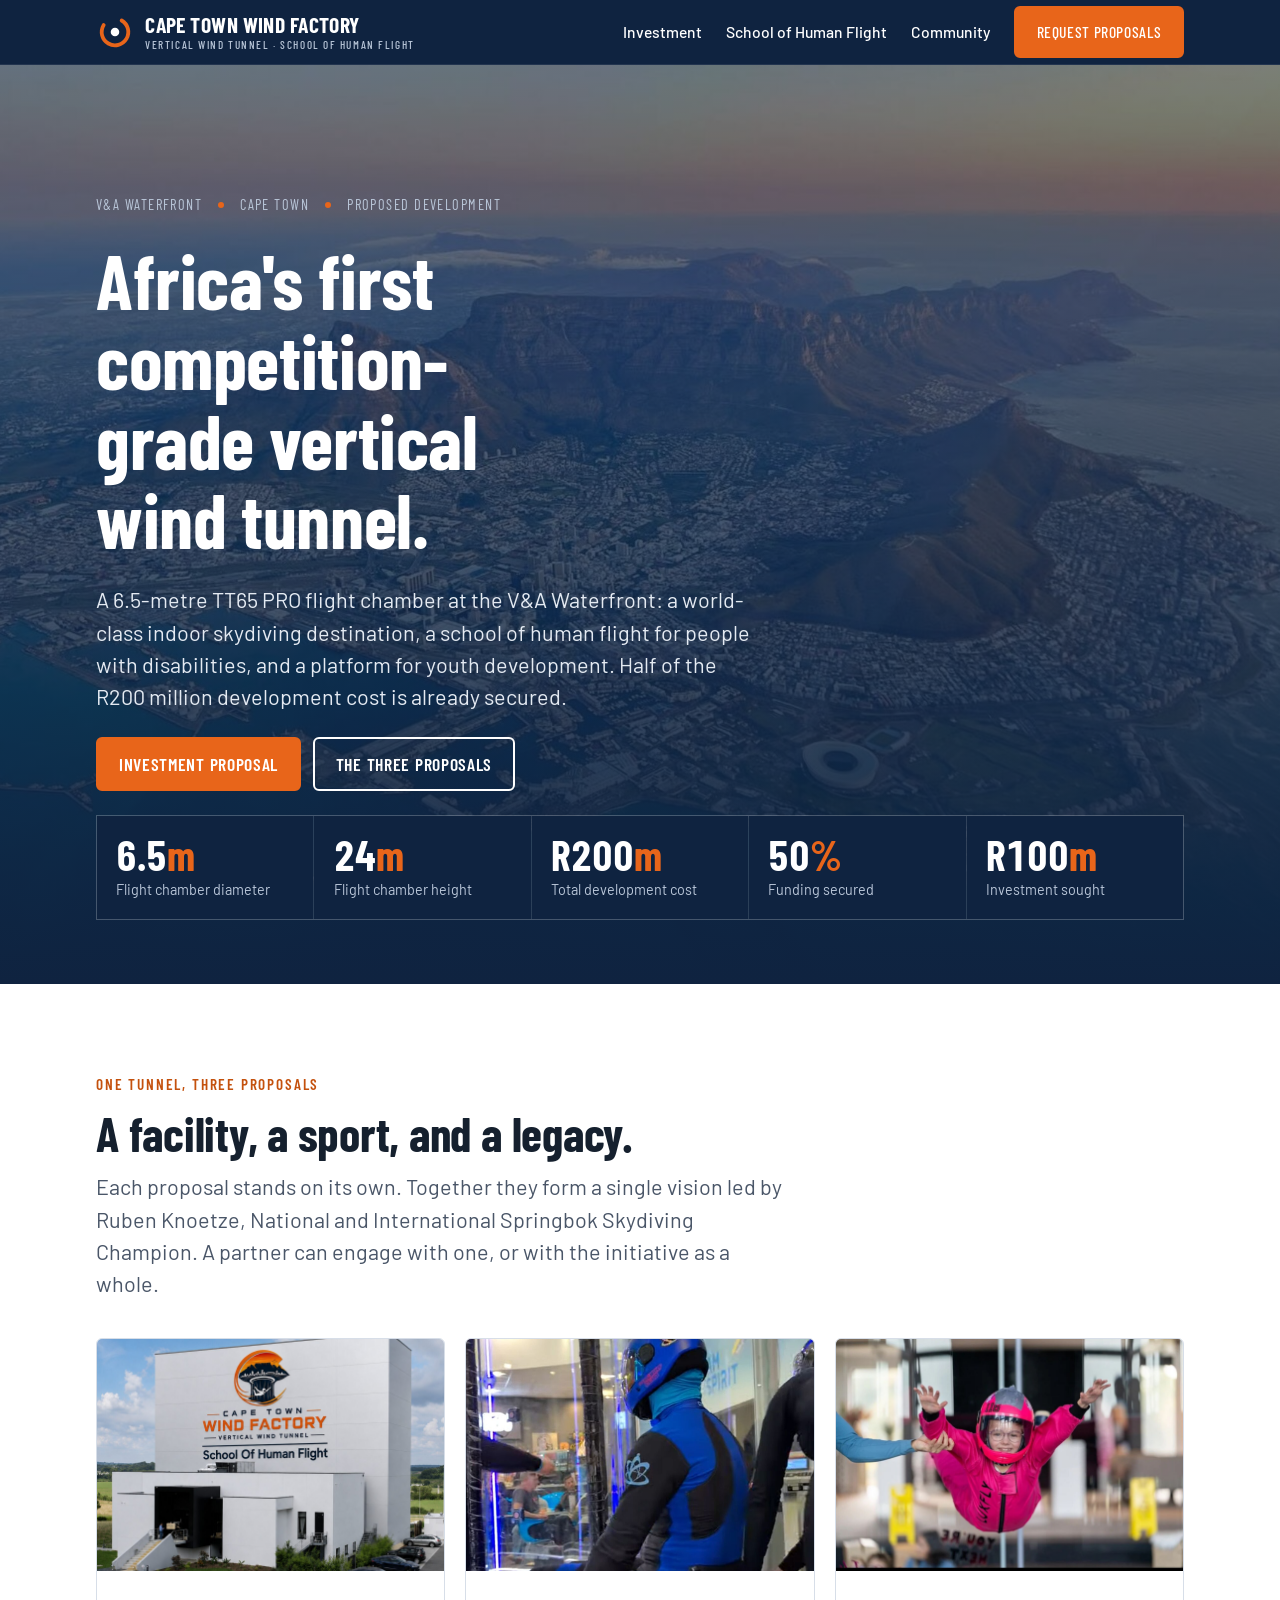
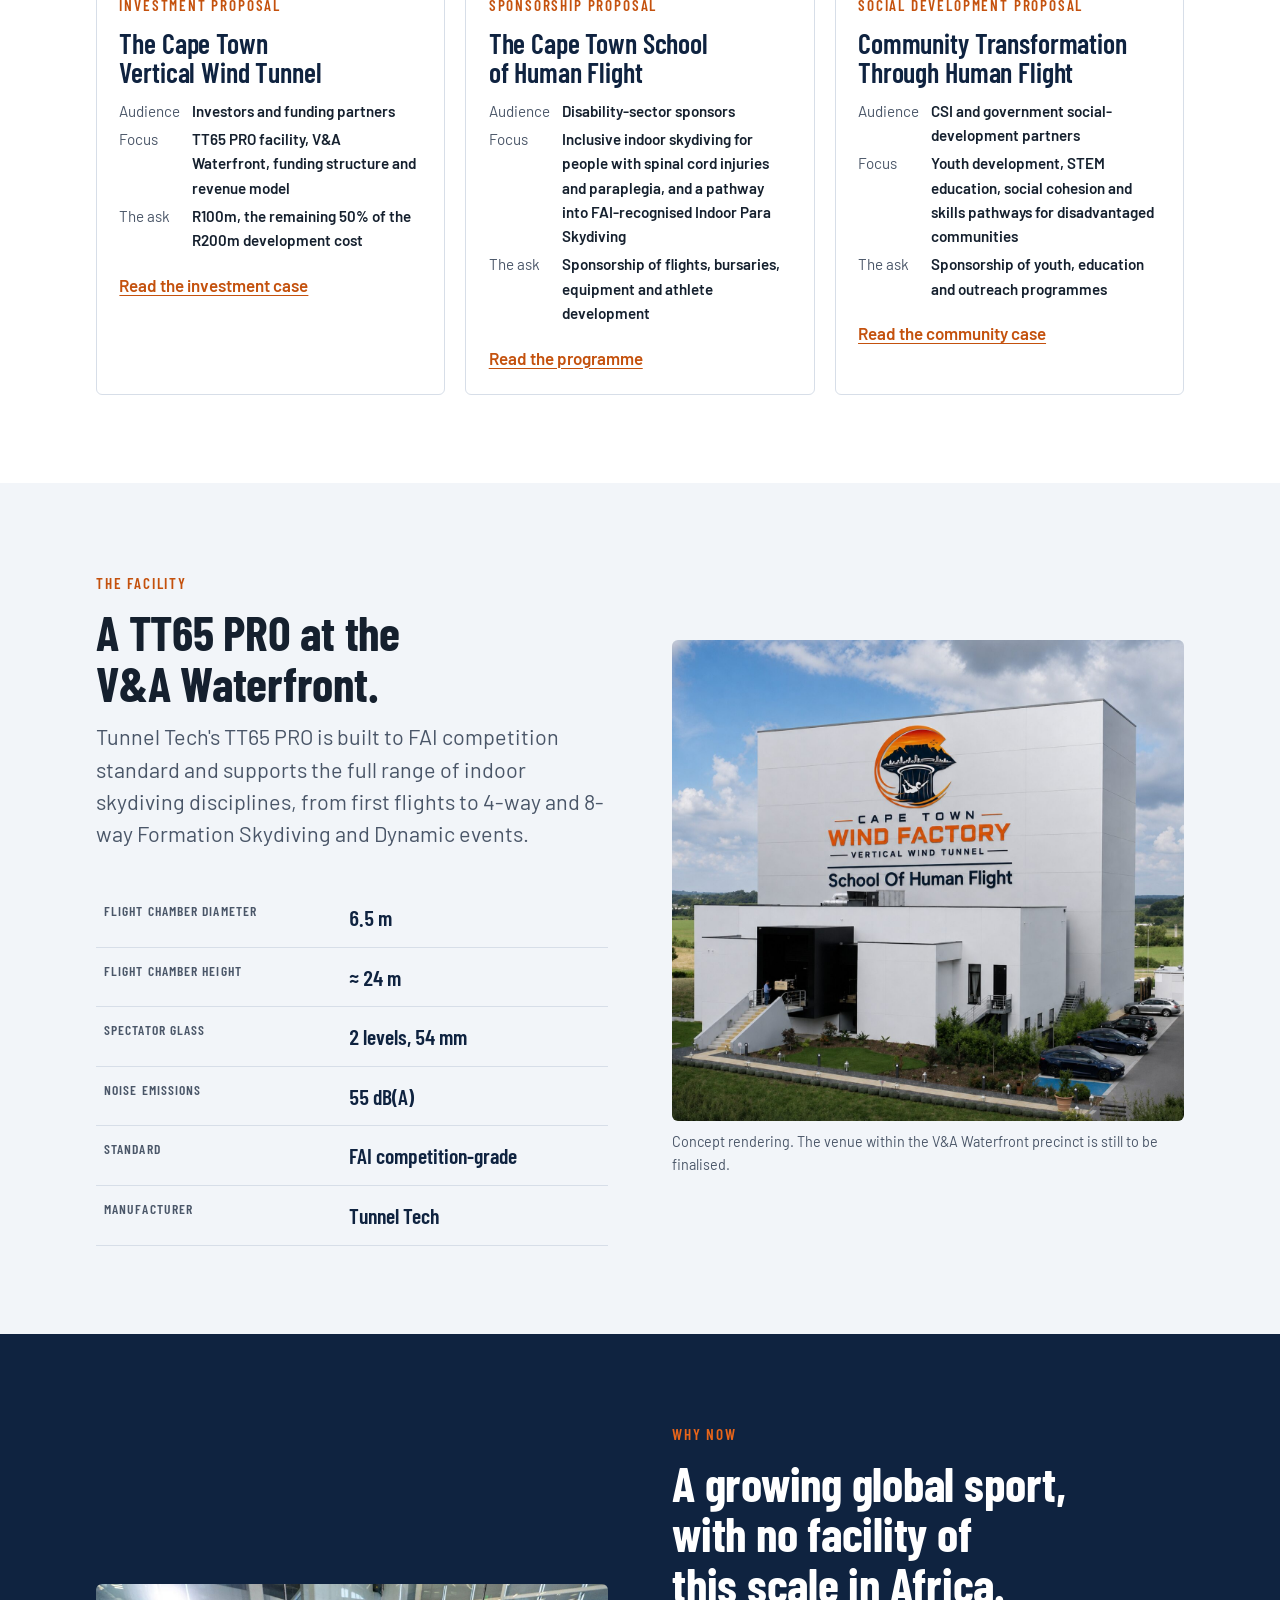
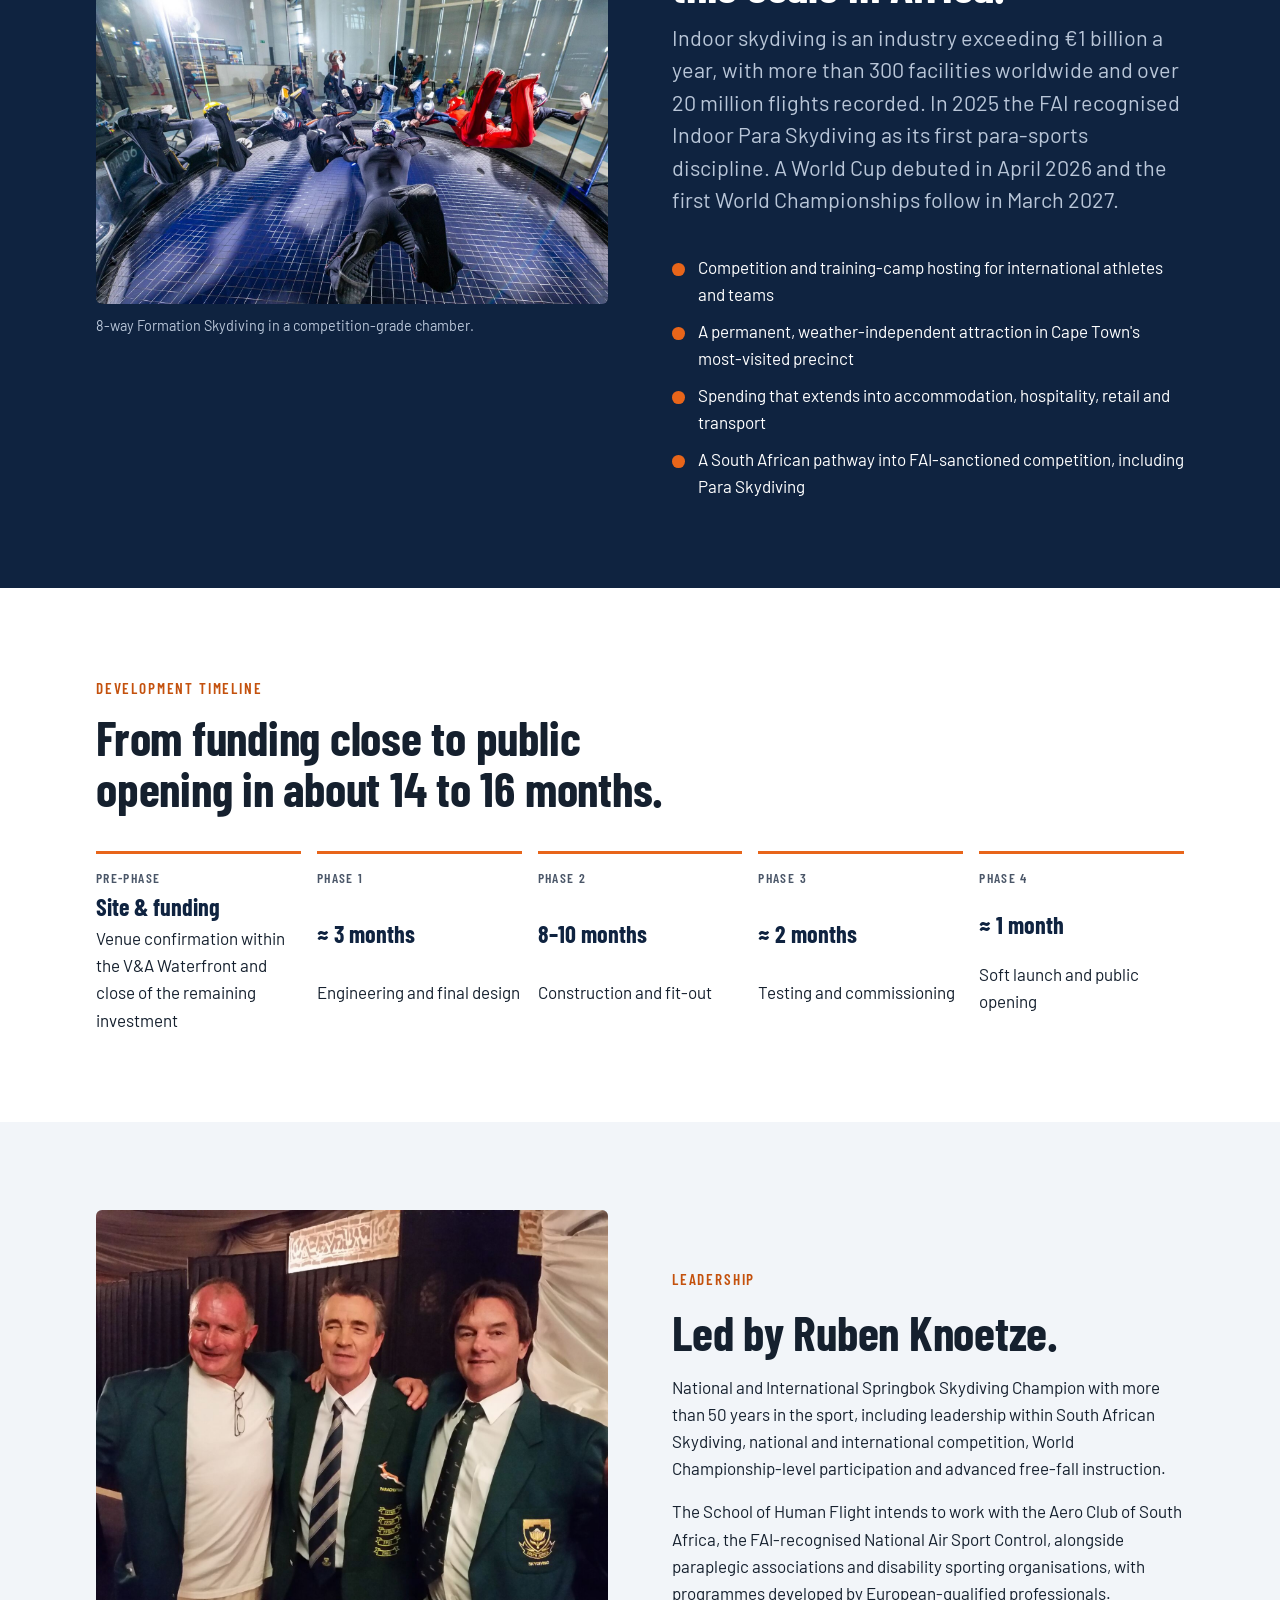
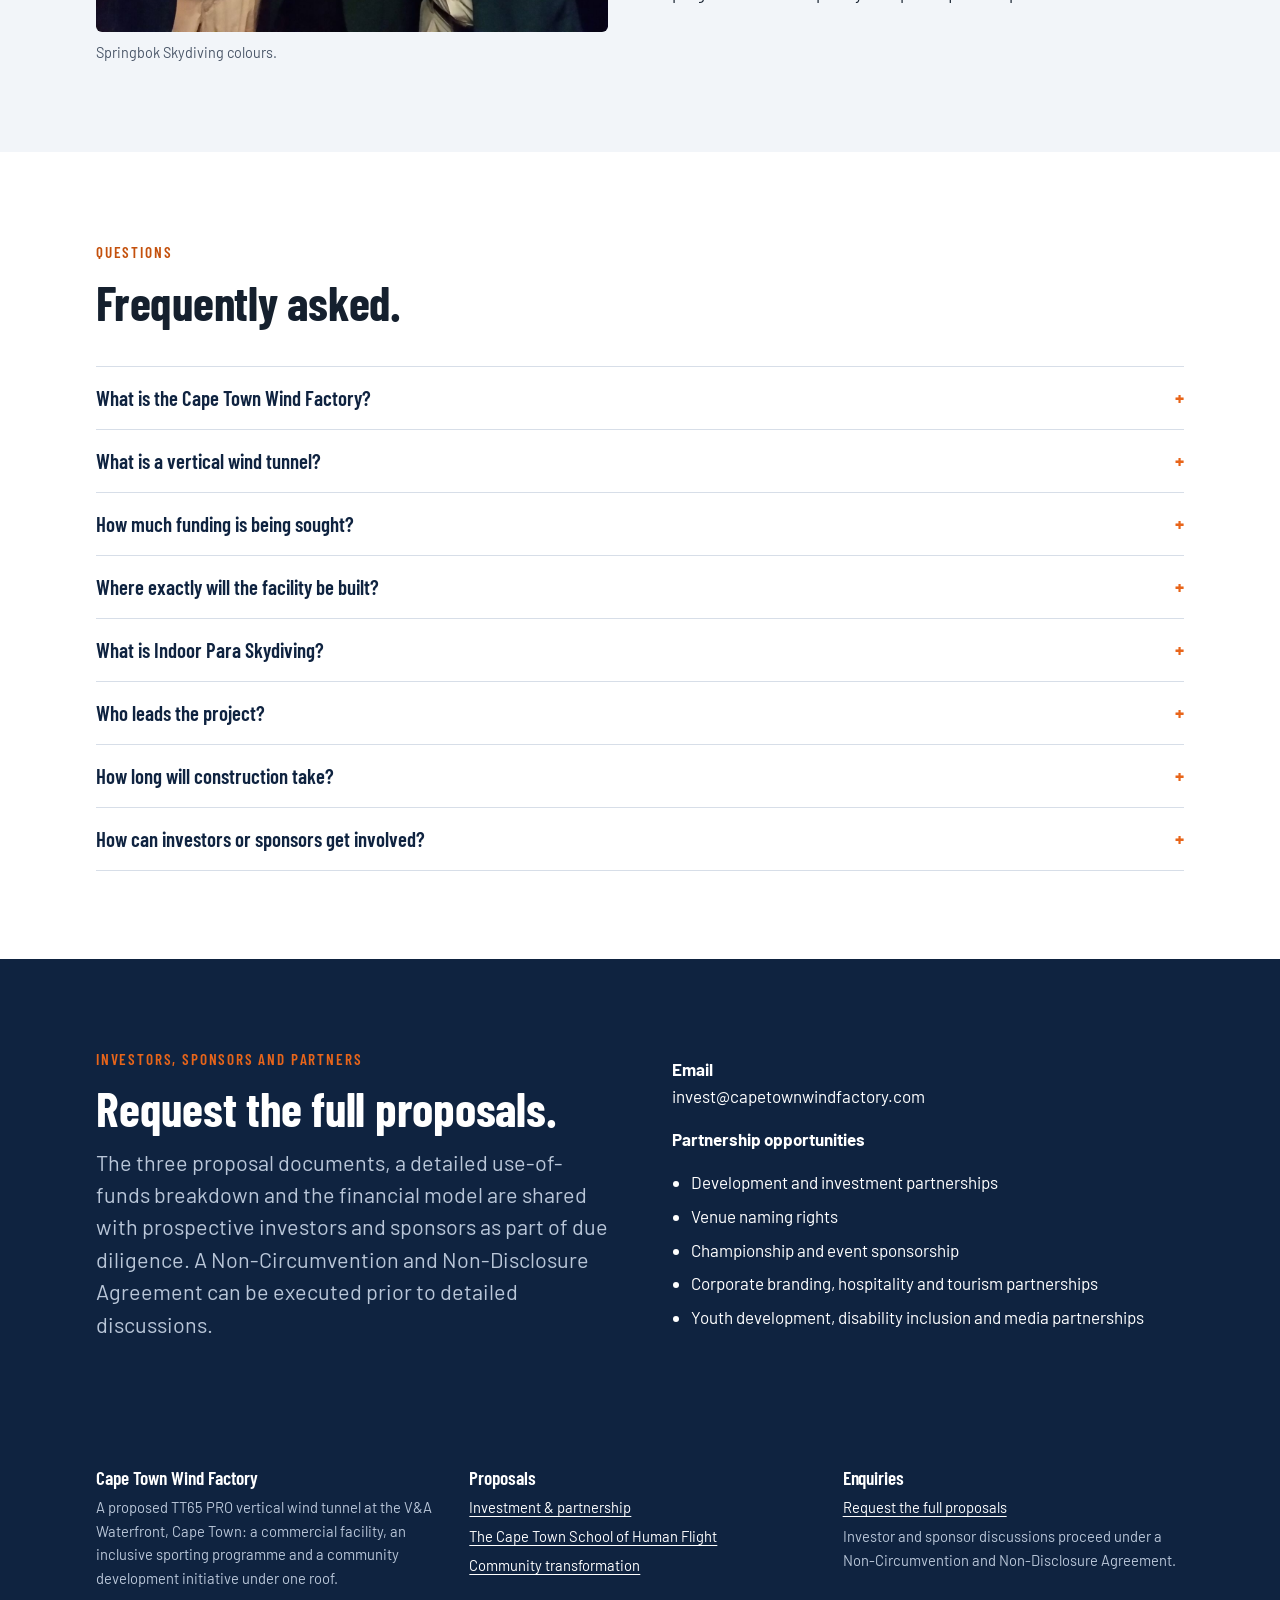
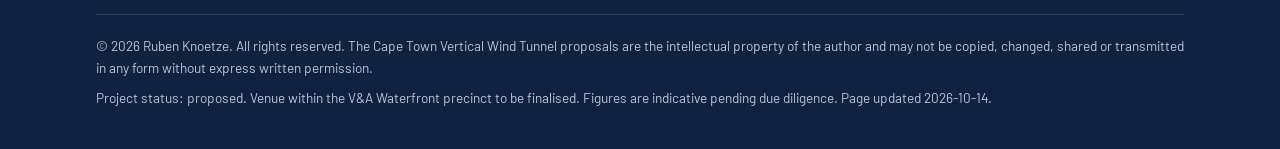
<file: index.html>
<!doctype html>
<html lang="en-ZA">
<head>
<meta charset="utf-8">
<meta name="viewport" content="width=device-width, initial-scale=1, viewport-fit=cover">
<title>Cape Town Wind Factory | Vertical Wind Tunnel at the V&A Waterfront</title>
<meta name="description" content="Africa's first competition-grade vertical wind tunnel: a proposed TT65 PRO indoor skydiving facility at the V&A Waterfront, Cape Town, with a School of Human Flight for people with disabilities. R200m development, 50% secured.">
<link rel="canonical" href="https://capetownwindfactory.com/">
<meta name="robots" content="index, follow, max-image-preview:large">
<meta name="theme-color" content="#0f2340">
<link rel="icon" href="favicon.svg" type="image/svg+xml">
<meta property="og:type" content="website">
<meta property="og:site_name" content="Cape Town Wind Factory">
<meta property="og:title" content="Cape Town Wind Factory | Vertical Wind Tunnel at the V&A Waterfront">
<meta property="og:description" content="Africa's first competition-grade vertical wind tunnel: a proposed TT65 PRO indoor skydiving facility at the V&A Waterfront, Cape Town, with a School of Human Flight for people with disabilities. R200m development, 50% secured.">
<meta property="og:url" content="https://capetownwindfactory.com/">
<meta property="og:image" content="https://capetownwindfactory.com/assets/img/og-cover.jpg">
<meta property="og:image:width" content="1200">
<meta property="og:image:height" content="630">
<meta property="og:locale" content="en_ZA">
<meta name="twitter:card" content="summary_large_image">
<meta name="twitter:title" content="Cape Town Wind Factory | Vertical Wind Tunnel at the V&A Waterfront">
<meta name="twitter:description" content="Africa's first competition-grade vertical wind tunnel: a proposed TT65 PRO indoor skydiving facility at the V&A Waterfront, Cape Town, with a School of Human Flight for people with disabilities. R200m development, 50% secured.">
<meta name="twitter:image" content="https://capetownwindfactory.com/assets/img/og-cover.jpg">
<link rel="preconnect" href="https://fonts.googleapis.com">
<link rel="preconnect" href="https://fonts.gstatic.com" crossorigin>
<link rel="stylesheet" href="https://fonts.googleapis.com/css2?family=Barlow+Condensed:wght@500;600;700&family=Barlow:wght@400;500;600&display=swap">
<link rel="stylesheet" href="assets/css/site.css">
<script type="application/ld+json">{
 "@context": "https://schema.org",
 "@type": "Organization",
 "@id": "https://capetownwindfactory.com/#org",
 "name": "Cape Town Wind Factory",
 "alternateName": [
  "Cape Town Vertical Wind Tunnel Project",
  "The Cape Town School of Human Flight"
 ],
 "url": "https://capetownwindfactory.com/",
 "logo": "https://capetownwindfactory.com/favicon.svg",
 "description": "A proposed FAI competition-grade TT65 PRO vertical wind tunnel at the V&A Waterfront, Cape Town, South Africa: the first indoor skydiving facility of its scale in Africa, housing the Cape Town School of Human Flight for people with disabilities and a youth and community development programme.",
 "founder": {
  "@type": "Person",
  "name": "Ruben Knoetze",
  "jobTitle": "Project lead",
  "description": "National and International Springbok Skydiving Champion with more than 50 years in the sport."
 },
 "location": {
  "@type": "Place",
  "name": "V&A Waterfront",
  "address": {
   "@type": "PostalAddress",
   "addressLocality": "Cape Town",
   "addressRegion": "Western Cape",
   "addressCountry": "ZA"
  }
 },
 "areaServed": [
  "Cape Town",
  "Western Cape",
  "South Africa",
  "Africa"
 ],
 "knowsAbout": [
  "Indoor skydiving",
  "Vertical wind tunnels",
  "Bodyflight",
  "Indoor Para Skydiving",
  "FAI competition",
  "Adventure tourism"
 ]
}</script>
<script type="application/ld+json">{
 "@context": "https://schema.org",
 "@type": "WebSite",
 "@id": "https://capetownwindfactory.com/#website",
 "url": "https://capetownwindfactory.com/",
 "name": "Cape Town Wind Factory",
 "publisher": {
  "@id": "https://capetownwindfactory.com/#org"
 },
 "inLanguage": "en-ZA"
}</script>
<script type="application/ld+json">{
 "@context": "https://schema.org",
 "@type": "FAQPage",
 "mainEntity": [
  {
   "@type": "Question",
   "name": "What is the Cape Town Wind Factory?",
   "acceptedAnswer": {
    "@type": "Answer",
    "text": "A proposed indoor skydiving and human flight facility at the V&A Waterfront in Cape Town, South Africa, built around a Tunnel Tech TT65 PRO vertical wind tunnel with a 6.5-metre diameter, 24-metre high flight chamber. It will be the first facility of this scale on the African continent."
   }
  },
  {
   "@type": "Question",
   "name": "What is a vertical wind tunnel?",
   "acceptedAnswer": {
    "@type": "Answer",
    "text": "A vertical wind tunnel produces a controlled column of air that lets a person fly indoors, under professional supervision, without jumping from an aircraft. An introductory flight recreates the sensation of free-fall at wind speeds above 280 km/h."
   }
  },
  {
   "@type": "Question",
   "name": "How much funding is being sought?",
   "acceptedAnswer": {
    "@type": "Answer",
    "text": "The total development cost is R200 million. R100 million (50%) has been secured. The project is seeking the remaining R100 million from investment partners. A detailed use-of-funds breakdown and financial model is shared with prospective investors during due diligence."
   }
  },
  {
   "@type": "Question",
   "name": "Where exactly will the facility be built?",
   "acceptedAnswer": {
    "@type": "Answer",
    "text": "Within the V&A Waterfront precinct in Cape Town. The specific venue within the precinct is still to be finalised."
   }
  },
  {
   "@type": "Question",
   "name": "What is Indoor Para Skydiving?",
   "acceptedAnswer": {
    "@type": "Answer",
    "text": "Indoor skydiving for athletes with disabilities. The Fédération Aéronautique Internationale (FAI) adopted it in 2025 as its first para-sports discipline. A World Cup debuted in France in April 2026 and the inaugural FAI World Championships follow in March 2027. The Cape Town School of Human Flight aims to prepare South African para-athletes for these events."
   }
  },
  {
   "@type": "Question",
   "name": "Who leads the project?",
   "acceptedAnswer": {
    "@type": "Answer",
    "text": "Ruben Knoetze, a National and International Springbok Skydiving Champion with more than 50 years in the sport, including national and international competition, World Championship-level participation and advanced free-fall instruction."
   }
  },
  {
   "@type": "Question",
   "name": "How long will construction take?",
   "acceptedAnswer": {
    "@type": "Answer",
    "text": "After site and funding finalisation: about 3 months of engineering and final design, 8 to 10 months of construction and fit-out, 2 months of testing and commissioning, and a 1-month soft launch before public opening."
   }
  },
  {
   "@type": "Question",
   "name": "How can investors or sponsors get involved?",
   "acceptedAnswer": {
    "@type": "Answer",
    "text": "Three separate proposals are available: an investment and partnership proposal for the facility, a sponsorship proposal for the Cape Town School of Human Flight, and a social development proposal for youth and community programmes. Each can be taken up on its own or as a whole. Detailed discussions proceed under a Non-Circumvention and Non-Disclosure Agreement."
   }
  }
 ]
}</script>
</head>
<body>
<a class="skip" href="#main">Skip to content</a>
<header class="site-header">
  <div class="wrap">
    <a class="brand" href="index.html" aria-label="Cape Town Wind Factory home"><svg viewBox="0 0 40 40" aria-hidden="true" focusable="false"><circle cx="20" cy="20" r="14" fill="none" stroke="#e8651a" stroke-width="4" stroke-dasharray="66 22" stroke-linecap="round" transform="rotate(-60 20 20)"/><circle cx="20" cy="20" r="4.5" fill="#ffffff"/></svg><span class="brand-name">Cape Town Wind Factory<small>Vertical Wind Tunnel · School of Human Flight</small></span></a>
    <button class="nav-toggle" aria-expanded="false" aria-controls="nav">Menu</button>
    <nav class="nav" id="nav" aria-label="Main"><a href="investment.html">Investment</a><a href="school-of-human-flight.html">School of Human Flight</a><a href="community.html">Community</a><a class="btn" href="index.html#contact">Request proposals</a></nav>
  </div>
</header>
<main id="main">

<section class="hero">
  <div class="hero-img"><img src="assets/img/cape-town-aerial.jpg" alt="Aerial view of Cape Town at sunset with Table Mountain, the V&amp;A Waterfront and the stadium" width="1800" height="1215" fetchpriority="high"></div>
  <div class="wrap">
    <p class="hero-sub"><span>V&amp;A Waterfront</span><span class="dot"></span><span>Cape Town</span><span class="dot"></span><span>Proposed development</span></p>
    <h1>Africa's first competition-grade vertical wind tunnel.</h1>
    <p class="lede">A 6.5-metre TT65 PRO flight chamber at the V&amp;A Waterfront: a world-class indoor skydiving destination, a school of human flight for people with disabilities, and a platform for youth development. Half of the R200 million development cost is already secured.</p>
    <div class="btn-row"><a class="btn" href="investment.html">Investment proposal</a><a class="btn ghost" href="#proposals">The three proposals</a></div>
    <div class="figures" aria-label="Key figures">
      <div><span class="num">6.5<span>m</span></span><span class="lbl">Flight chamber diameter</span></div>
      <div><span class="num">24<span>m</span></span><span class="lbl">Flight chamber height</span></div>
      <div><span class="num">R200<span>m</span></span><span class="lbl">Total development cost</span></div>
      <div><span class="num">50<span>%</span></span><span class="lbl">Funding secured</span></div>
      <div><span class="num">R100<span>m</span></span><span class="lbl">Investment sought</span></div>
    </div>
  </div>
</section>

<section class="band" id="proposals">
  <div class="wrap">
    <div class="section-head">
      <p class="eyebrow">One tunnel, three proposals</p>
      <h2>A facility, a sport, and a legacy.</h2>
      <p class="lede">Each proposal stands on its own. Together they form a single vision led by Ruben Knoetze, National and International Springbok Skydiving Champion. A partner can engage with one, or with the initiative as a whole.</p>
    </div>
    <div class="cards">
      <article class="card">
        <img src="assets/img/facility-concept.jpg" alt="Concept rendering of the Cape Town Wind Factory building" width="1400" height="1314" loading="lazy">
        <div class="card-body">
          <p class="eyebrow">Investment proposal</p>
          <h3>The Cape Town Vertical Wind Tunnel</h3>
          <dl><dt>Audience</dt><dd>Investors and funding partners</dd><dt>Focus</dt><dd>TT65 PRO facility, V&amp;A Waterfront, funding structure and revenue model</dd><dt>The ask</dt><dd>R100m, the remaining 50% of the R200m development cost</dd></dl>
          <a class="more" href="investment.html">Read the investment case</a>
        </div>
      </article>
      <article class="card">
        <img src="assets/img/para-flyer.jpg" alt="A wheelchair user in a flight suit and helmet at the door of a wind tunnel, about to fly" width="1100" height="1337" loading="lazy">
        <div class="card-body">
          <p class="eyebrow">Sponsorship proposal</p>
          <h3>The Cape Town School of Human Flight</h3>
          <dl><dt>Audience</dt><dd>Disability-sector sponsors</dd><dt>Focus</dt><dd>Inclusive indoor skydiving for people with spinal cord injuries and paraplegia, and a pathway into FAI-recognised Indoor Para Skydiving</dd><dt>The ask</dt><dd>Sponsorship of flights, bursaries, equipment and athlete development</dd></dl>
          <a class="more" href="school-of-human-flight.html">Read the programme</a>
        </div>
      </article>
      <article class="card">
        <img src="assets/img/first-flight.jpg" alt="A smiling child in a pink flight suit and helmet flying in a wind tunnel, supported by an instructor" width="1400" height="952" loading="lazy">
        <div class="card-body">
          <p class="eyebrow">Social development proposal</p>
          <h3>Community Transformation Through Human Flight</h3>
          <dl><dt>Audience</dt><dd>CSI and government social-development partners</dd><dt>Focus</dt><dd>Youth development, STEM education, social cohesion and skills pathways for disadvantaged communities</dd><dt>The ask</dt><dd>Sponsorship of youth, education and outreach programmes</dd></dl>
          <a class="more" href="community.html">Read the community case</a>
        </div>
      </article>
    </div>
  </div>
</section>

<section class="band alt" id="facility">
  <div class="wrap">
    <div class="split">
      <div>
        <div class="section-head">
          <p class="eyebrow">The facility</p>
          <h2>A TT65 PRO at the V&amp;A Waterfront.</h2>
          <p class="lede">Tunnel Tech's TT65 PRO is built to FAI competition standard and supports the full range of indoor skydiving disciplines, from first flights to 4-way and 8-way Formation Skydiving and Dynamic events.</p>
        </div>
        <div class="table-scroll">
        <table class="spec">
          <tbody>
            <tr><th scope="row">Flight chamber diameter</th><td class="val">6.5 m</td></tr>
            <tr><th scope="row">Flight chamber height</th><td class="val">≈ 24 m</td></tr>
            <tr><th scope="row">Spectator glass</th><td class="val">2 levels, 54 mm</td></tr>
            <tr><th scope="row">Noise emissions</th><td class="val">55 dB(A)</td></tr>
            <tr><th scope="row">Standard</th><td class="val">FAI competition-grade</td></tr>
            <tr><th scope="row">Manufacturer</th><td class="val">Tunnel Tech</td></tr>
          </tbody>
        </table>
        </div>
      </div>
      <figure>
        <div class="photo"><img src="assets/img/facility-concept.jpg" alt="Concept rendering of a white multi-storey wind tunnel building with Cape Town Wind Factory signage" width="1400" height="1314" loading="lazy"></div>
        <figcaption>Concept rendering. The venue within the V&amp;A Waterfront precinct is still to be finalised.</figcaption>
      </figure>
    </div>
  </div>
</section>

<section class="band navy on-dark" id="market">
  <div class="wrap">
    <div class="split reverse">
      <div>
        <div class="section-head">
          <p class="eyebrow">Why now</p>
          <h2>A growing global sport, with no facility of this scale in Africa.</h2>
          <p class="lede">Indoor skydiving is an industry exceeding €1 billion a year, with more than 300 facilities worldwide and over 20 million flights recorded. In 2025 the FAI recognised Indoor Para Skydiving as its first para-sports discipline. A World Cup debuted in April 2026 and the first World Championships follow in March 2027.</p>
        </div>
        <ul class="checklist">
          <li>Competition and training-camp hosting for international athletes and teams</li>
          <li>A permanent, weather-independent attraction in Cape Town's most-visited precinct</li>
          <li>Spending that extends into accommodation, hospitality, retail and transport</li>
          <li>A South African pathway into FAI-sanctioned competition, including Para Skydiving</li>
        </ul>
      </div>
      <figure>
        <div class="photo"><img src="assets/img/formation-flying.jpg" alt="Eight flyers in formation inside a glass wind tunnel chamber" width="1600" height="1000" loading="lazy"></div>
        <figcaption>8-way Formation Skydiving in a competition-grade chamber.</figcaption>
      </figure>
    </div>
  </div>
</section>

<section class="band" id="timeline">
  <div class="wrap">
    <div class="section-head">
      <p class="eyebrow">Development timeline</p>
      <h2>From funding close to public opening in about 14 to 16 months.</h2>
    </div>
    <ol class="timeline">
      <li><span class="ph">Pre-phase</span><span class="dur">Site &amp; funding</span><span>Venue confirmation within the V&amp;A Waterfront and close of the remaining investment</span></li>
      <li><span class="ph">Phase 1</span><span class="dur">≈ 3 months</span><span>Engineering and final design</span></li>
      <li><span class="ph">Phase 2</span><span class="dur">8–10 months</span><span>Construction and fit-out</span></li>
      <li><span class="ph">Phase 3</span><span class="dur">≈ 2 months</span><span>Testing and commissioning</span></li>
      <li><span class="ph">Phase 4</span><span class="dur">≈ 1 month</span><span>Soft launch and public opening</span></li>
    </ol>
  </div>
</section>

<section class="band alt" id="leadership">
  <div class="wrap">
    <div class="split">
      <figure>
        <div class="photo"><img src="assets/img/springbok-blazers.jpg" alt="Three men in green South Africa Skydiving Springbok blazers" width="1400" height="1154" loading="lazy"></div>
        <figcaption>Springbok Skydiving colours.</figcaption>
      </figure>
      <div class="prose">
        <p class="eyebrow">Leadership</p>
        <h2>Led by Ruben Knoetze.</h2>
        <p>National and International Springbok Skydiving Champion with more than 50 years in the sport, including leadership within South African Skydiving, national and international competition, World Championship-level participation and advanced free-fall instruction.</p>
        <p>The School of Human Flight intends to work with the Aero Club of South Africa, the FAI-recognised National Air Sport Control, alongside paraplegic associations and disability sporting organisations, with programmes developed by European-qualified professionals.</p>
      </div>
    </div>
  </div>
</section>

<section class="band" id="faq">
  <div class="wrap">
    <div class="section-head">
      <p class="eyebrow">Questions</p>
      <h2>Frequently asked.</h2>
    </div>
    <details><summary>What is the Cape Town Wind Factory?</summary><p>A proposed indoor skydiving and human flight facility at the V&A Waterfront in Cape Town, South Africa, built around a Tunnel Tech TT65 PRO vertical wind tunnel with a 6.5-metre diameter, 24-metre high flight chamber. It will be the first facility of this scale on the African continent.</p></details><details><summary>What is a vertical wind tunnel?</summary><p>A vertical wind tunnel produces a controlled column of air that lets a person fly indoors, under professional supervision, without jumping from an aircraft. An introductory flight recreates the sensation of free-fall at wind speeds above 280 km/h.</p></details><details><summary>How much funding is being sought?</summary><p>The total development cost is R200 million. R100 million (50%) has been secured. The project is seeking the remaining R100 million from investment partners. A detailed use-of-funds breakdown and financial model is shared with prospective investors during due diligence.</p></details><details><summary>Where exactly will the facility be built?</summary><p>Within the V&A Waterfront precinct in Cape Town. The specific venue within the precinct is still to be finalised.</p></details><details><summary>What is Indoor Para Skydiving?</summary><p>Indoor skydiving for athletes with disabilities. The Fédération Aéronautique Internationale (FAI) adopted it in 2025 as its first para-sports discipline. A World Cup debuted in France in April 2026 and the inaugural FAI World Championships follow in March 2027. The Cape Town School of Human Flight aims to prepare South African para-athletes for these events.</p></details><details><summary>Who leads the project?</summary><p>Ruben Knoetze, a National and International Springbok Skydiving Champion with more than 50 years in the sport, including national and international competition, World Championship-level participation and advanced free-fall instruction.</p></details><details><summary>How long will construction take?</summary><p>After site and funding finalisation: about 3 months of engineering and final design, 8 to 10 months of construction and fit-out, 2 months of testing and commissioning, and a 1-month soft launch before public opening.</p></details><details><summary>How can investors or sponsors get involved?</summary><p>Three separate proposals are available: an investment and partnership proposal for the facility, a sponsorship proposal for the Cape Town School of Human Flight, and a social development proposal for youth and community programmes. Each can be taken up on its own or as a whole. Detailed discussions proceed under a Non-Circumvention and Non-Disclosure Agreement.</p></details>
  </div>
</section>

<section class="band navy on-dark" id="contact">
  <div class="wrap">
    <div class="split">
      <div class="section-head" style="margin:0">
        <p class="eyebrow">Investors, sponsors and partners</p>
        <h2>Request the full proposals.</h2>
        <p class="lede">The three proposal documents, a detailed use-of-funds breakdown and the financial model are shared with prospective investors and sponsors as part of due diligence. A Non-Circumvention and Non-Disclosure Agreement can be executed prior to detailed discussions.</p>
      </div>
      <div class="prose">
        <p><strong>Email</strong><br><span id="contact-email">invest@capetownwindfactory.com</span></p>
        <p><strong>Partnership opportunities</strong></p>
        <ul>
          <li>Development and investment partnerships</li>
          <li>Venue naming rights</li>
          <li>Championship and event sponsorship</li>
          <li>Corporate branding, hospitality and tourism partnerships</li>
          <li>Youth development, disability inclusion and media partnerships</li>
        </ul>
      </div>
    </div>
  </div>
</section>

</main>
<footer class="site-footer">
  <div class="wrap">
    <div class="cols">
      <div>
        <h4>Cape Town Wind Factory</h4>
        <p>A proposed TT65 PRO vertical wind tunnel at the V&amp;A Waterfront, Cape Town: a commercial facility, an inclusive sporting programme and a community development initiative under one roof.</p>
      </div>
      <div>
        <h4>Proposals</h4>
        <ul>
          <li><a href="investment.html">Investment &amp; partnership</a></li>
          <li><a href="school-of-human-flight.html">The Cape Town School of Human Flight</a></li>
          <li><a href="community.html">Community transformation</a></li>
        </ul>
      </div>
      <div>
        <h4>Enquiries</h4>
        <ul>
          <li><a href="index.html#contact">Request the full proposals</a></li>
          <li>Investor and sponsor discussions proceed under a Non-Circumvention and Non-Disclosure Agreement.</li>
        </ul>
      </div>
    </div>
    <div class="legal">
      <p>© 2026 Ruben Knoetze. All rights reserved. The Cape Town Vertical Wind Tunnel proposals are the intellectual property of the author and may not be copied, changed, shared or transmitted in any form without express written permission.</p>
      <p>Project status: proposed. Venue within the V&amp;A Waterfront precinct to be finalised. Figures are indicative pending due diligence. Page updated 2026-10-14.</p>
    </div>
  </div>
</footer>
<script src="assets/js/site.js"></script>
</body>
</html>
</file>
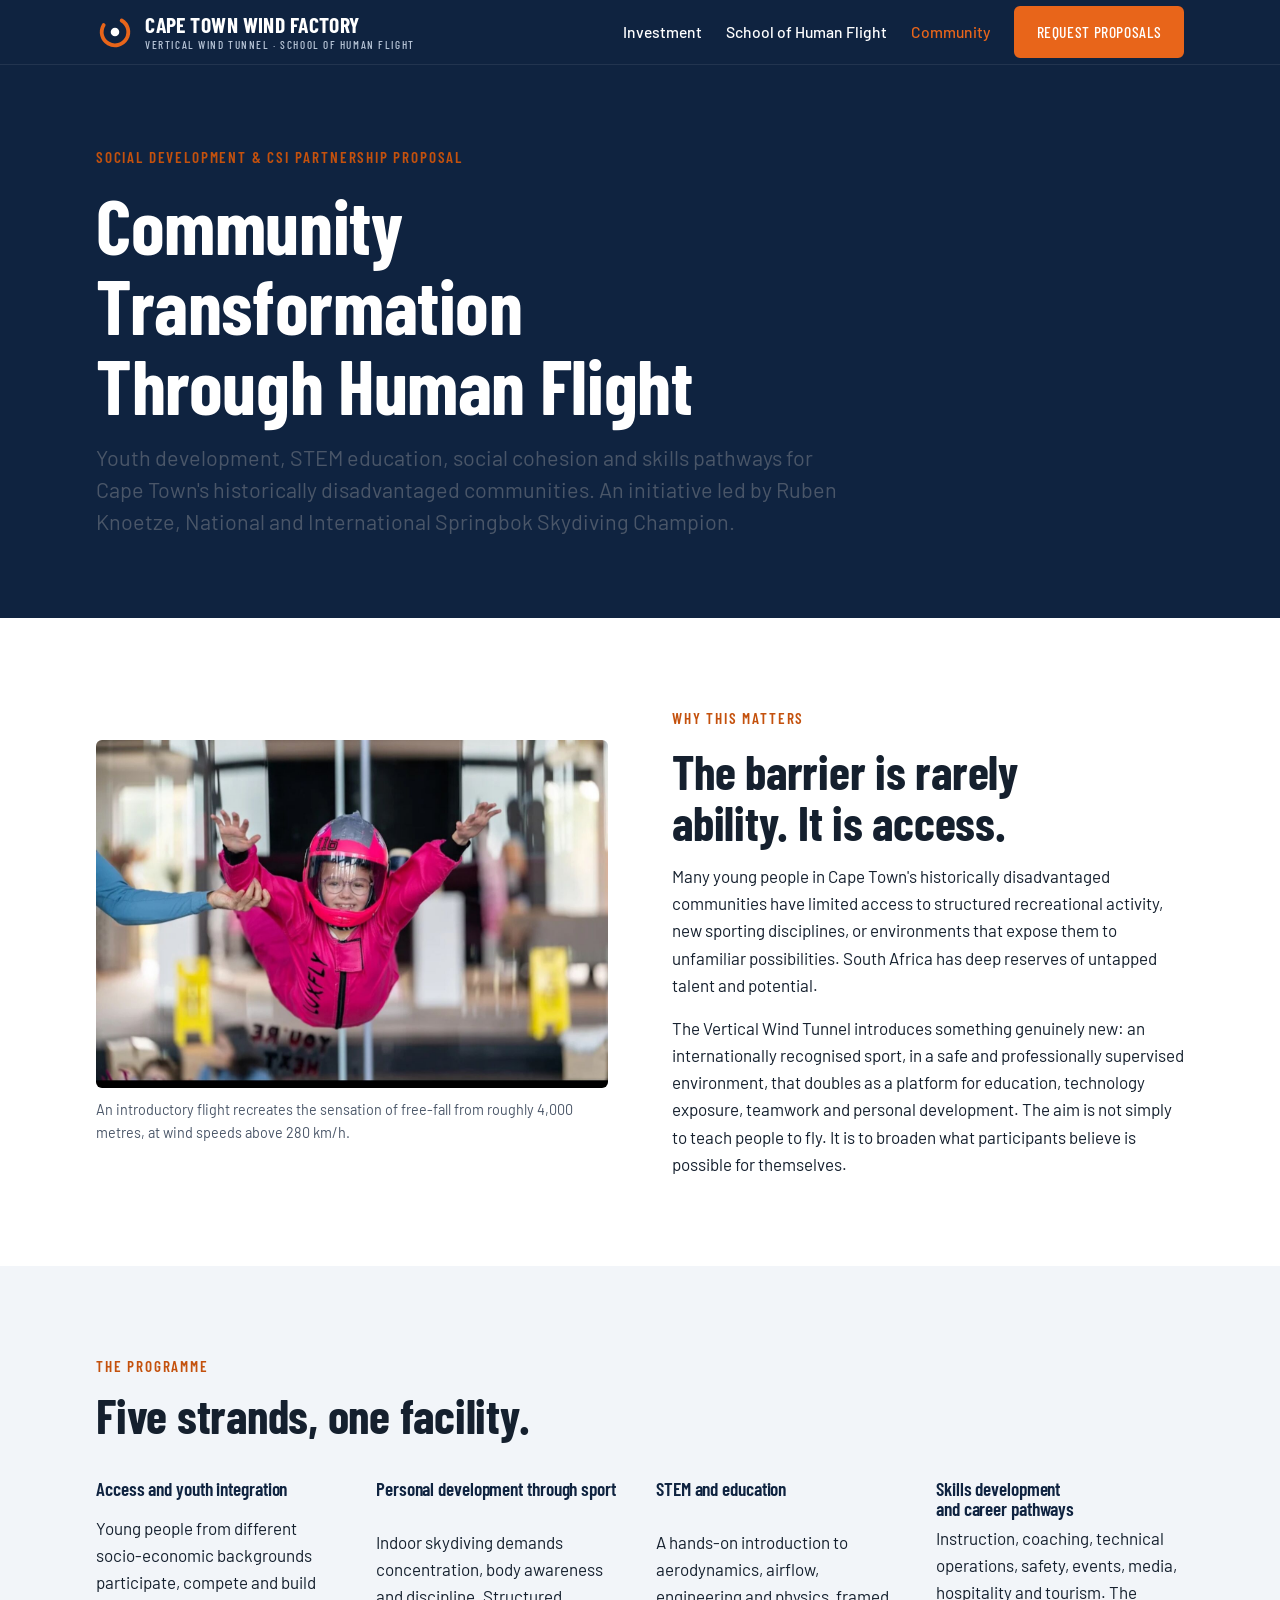
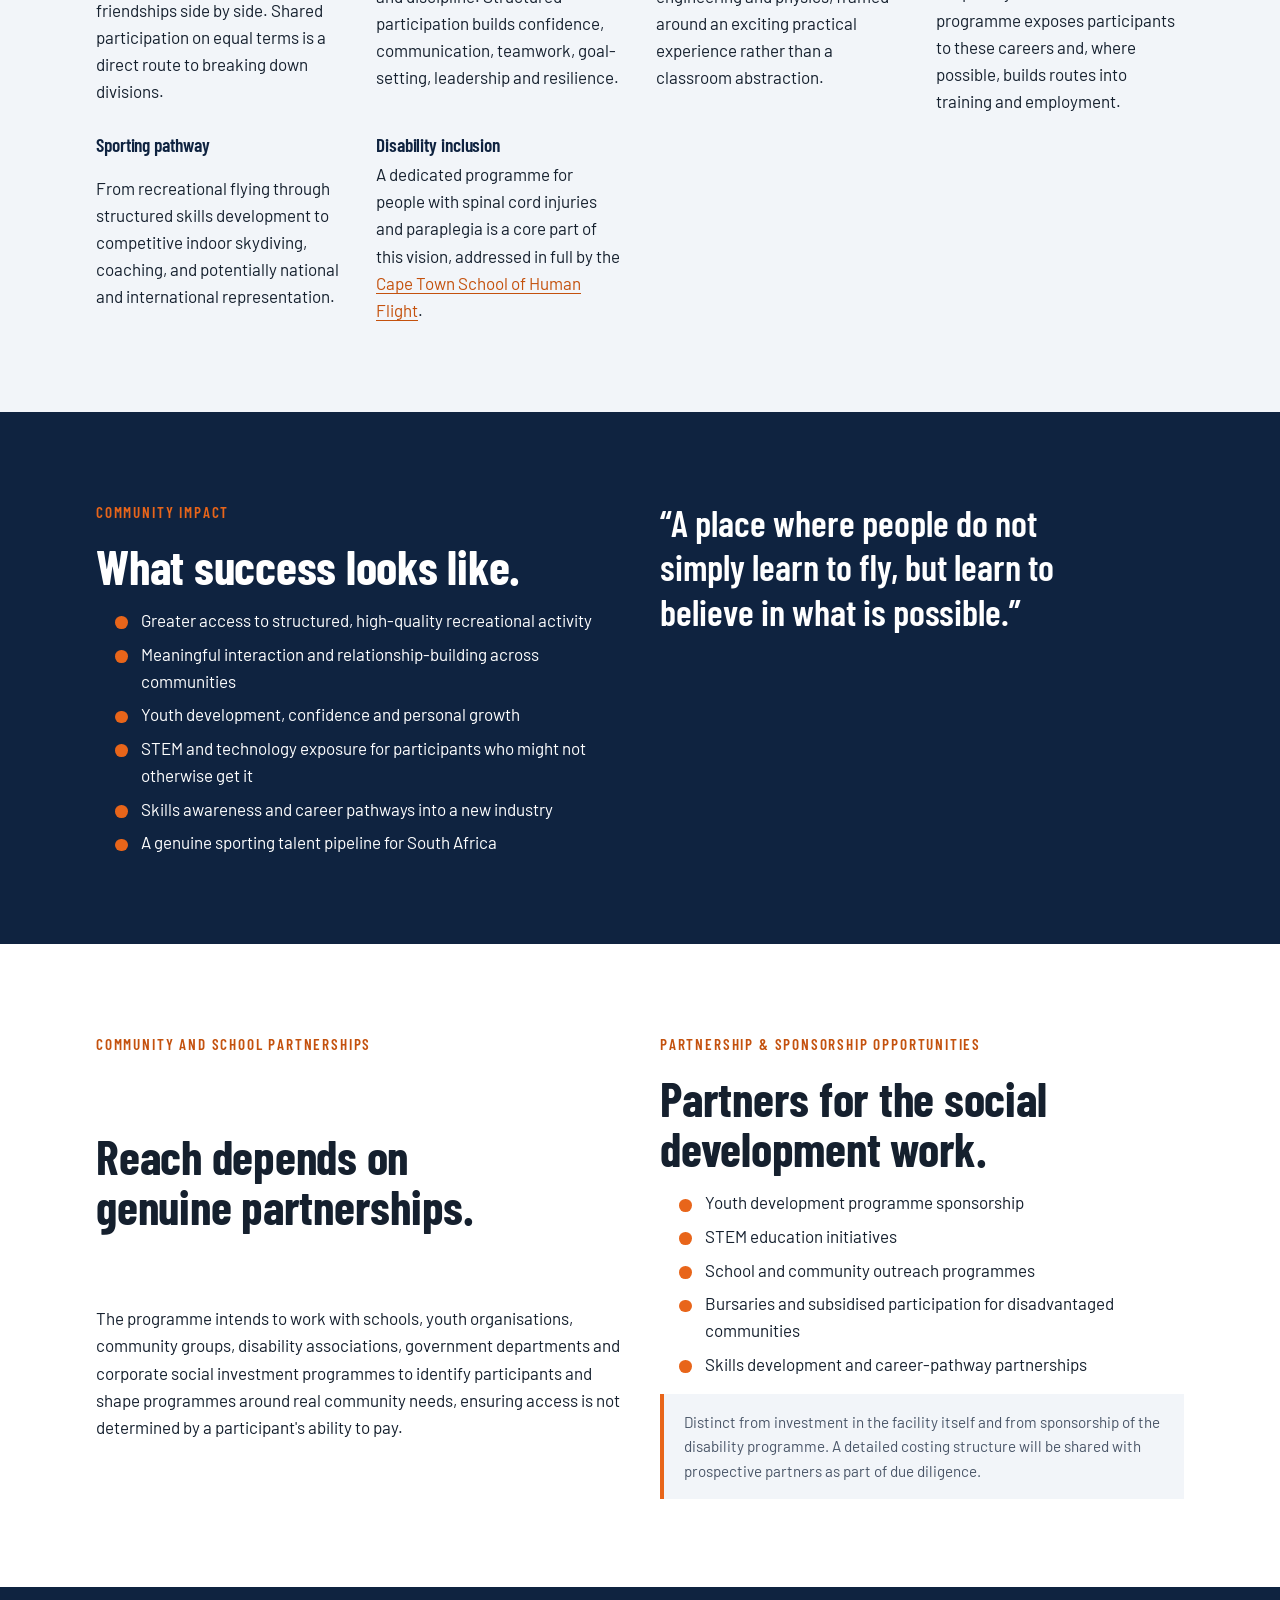
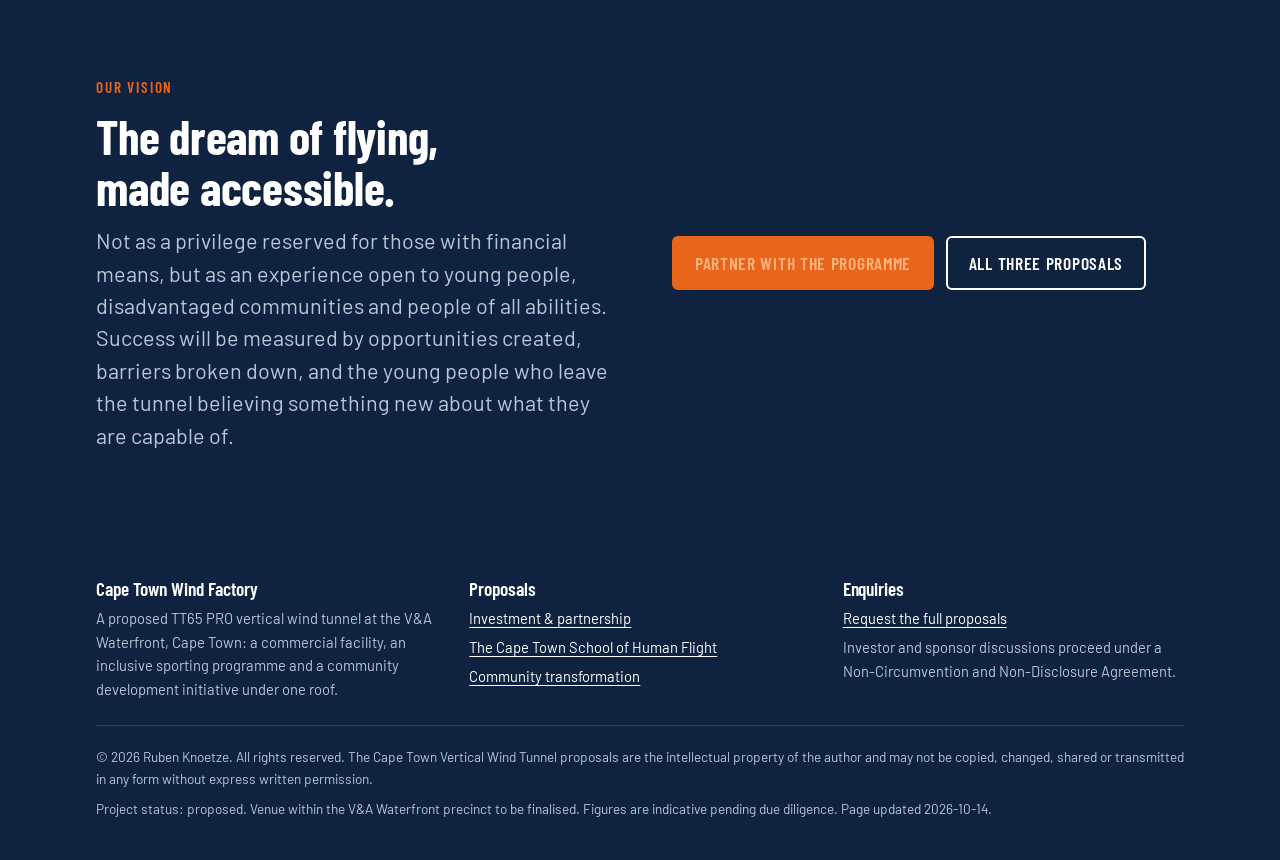
<file: community.html>
<!doctype html>
<html lang="en-ZA">
<head>
<meta charset="utf-8">
<meta name="viewport" content="width=device-width, initial-scale=1, viewport-fit=cover">
<title>Community Transformation Through Human Flight | Cape Town Wind Factory</title>
<meta name="description" content="Social development and CSI proposal: youth development, STEM education, social cohesion and skills pathways for disadvantaged communities through indoor skydiving at the Cape Town Vertical Wind Tunnel.">
<link rel="canonical" href="https://capetownwindfactory.com/community.html">
<meta name="robots" content="index, follow, max-image-preview:large">
<meta name="theme-color" content="#0f2340">
<link rel="icon" href="favicon.svg" type="image/svg+xml">
<meta property="og:type" content="website">
<meta property="og:site_name" content="Cape Town Wind Factory">
<meta property="og:title" content="Community Transformation Through Human Flight | Cape Town Wind Factory">
<meta property="og:description" content="Social development and CSI proposal: youth development, STEM education, social cohesion and skills pathways for disadvantaged communities through indoor skydiving at the Cape Town Vertical Wind Tunnel.">
<meta property="og:url" content="https://capetownwindfactory.com/community.html">
<meta property="og:image" content="https://capetownwindfactory.com/assets/img/first-flight.jpg">
<meta property="og:image:width" content="1200">
<meta property="og:image:height" content="630">
<meta property="og:locale" content="en_ZA">
<meta name="twitter:card" content="summary_large_image">
<meta name="twitter:title" content="Community Transformation Through Human Flight | Cape Town Wind Factory">
<meta name="twitter:description" content="Social development and CSI proposal: youth development, STEM education, social cohesion and skills pathways for disadvantaged communities through indoor skydiving at the Cape Town Vertical Wind Tunnel.">
<meta name="twitter:image" content="https://capetownwindfactory.com/assets/img/first-flight.jpg">
<link rel="preconnect" href="https://fonts.googleapis.com">
<link rel="preconnect" href="https://fonts.gstatic.com" crossorigin>
<link rel="stylesheet" href="https://fonts.googleapis.com/css2?family=Barlow+Condensed:wght@500;600;700&family=Barlow:wght@400;500;600&display=swap">
<link rel="stylesheet" href="assets/css/site.css">
<script type="application/ld+json">{
 "@context": "https://schema.org",
 "@type": "Organization",
 "@id": "https://capetownwindfactory.com/#org",
 "name": "Cape Town Wind Factory",
 "alternateName": [
  "Cape Town Vertical Wind Tunnel Project",
  "The Cape Town School of Human Flight"
 ],
 "url": "https://capetownwindfactory.com/",
 "logo": "https://capetownwindfactory.com/favicon.svg",
 "description": "A proposed FAI competition-grade TT65 PRO vertical wind tunnel at the V&A Waterfront, Cape Town, South Africa: the first indoor skydiving facility of its scale in Africa, housing the Cape Town School of Human Flight for people with disabilities and a youth and community development programme.",
 "founder": {
  "@type": "Person",
  "name": "Ruben Knoetze",
  "jobTitle": "Project lead",
  "description": "National and International Springbok Skydiving Champion with more than 50 years in the sport."
 },
 "location": {
  "@type": "Place",
  "name": "V&A Waterfront",
  "address": {
   "@type": "PostalAddress",
   "addressLocality": "Cape Town",
   "addressRegion": "Western Cape",
   "addressCountry": "ZA"
  }
 },
 "areaServed": [
  "Cape Town",
  "Western Cape",
  "South Africa",
  "Africa"
 ],
 "knowsAbout": [
  "Indoor skydiving",
  "Vertical wind tunnels",
  "Bodyflight",
  "Indoor Para Skydiving",
  "FAI competition",
  "Adventure tourism"
 ]
}</script>
<script type="application/ld+json">{
 "@context": "https://schema.org",
 "@type": "WebPage",
 "url": "https://capetownwindfactory.com/community.html",
 "name": "Community Transformation Through Human Flight",
 "description": "Youth, education and community impact proposal for the Cape Town Vertical Wind Tunnel.",
 "isPartOf": {
  "@id": "https://capetownwindfactory.com/#website"
 },
 "about": "Youth development, STEM education, Cape Town",
 "dateModified": "2026-10-14",
 "inLanguage": "en-ZA"
}</script>
</head>
<body>
<a class="skip" href="#main">Skip to content</a>
<header class="site-header">
  <div class="wrap">
    <a class="brand" href="index.html" aria-label="Cape Town Wind Factory home"><svg viewBox="0 0 40 40" aria-hidden="true" focusable="false"><circle cx="20" cy="20" r="14" fill="none" stroke="#e8651a" stroke-width="4" stroke-dasharray="66 22" stroke-linecap="round" transform="rotate(-60 20 20)"/><circle cx="20" cy="20" r="4.5" fill="#ffffff"/></svg><span class="brand-name">Cape Town Wind Factory<small>Vertical Wind Tunnel · School of Human Flight</small></span></a>
    <button class="nav-toggle" aria-expanded="false" aria-controls="nav">Menu</button>
    <nav class="nav" id="nav" aria-label="Main"><a href="investment.html">Investment</a><a href="school-of-human-flight.html">School of Human Flight</a><a href="community.html" aria-current="page">Community</a><a class="btn" href="index.html#contact">Request proposals</a></nav>
  </div>
</header>
<main id="main">

<section class="page-hero">
  <div class="wrap">
    <p class="eyebrow">Social development &amp; CSI partnership proposal</p>
    <h1>Community Transformation Through Human Flight</h1>
    <p class="lede">Youth development, STEM education, social cohesion and skills pathways for Cape Town's historically disadvantaged communities. An initiative led by Ruben Knoetze, National and International Springbok Skydiving Champion.</p>
  </div>
</section>

<section class="band">
  <div class="wrap">
    <div class="split reverse">
      <div class="prose">
        <p class="eyebrow">Why this matters</p>
        <h2>The barrier is rarely ability. It is access.</h2>
        <p>Many young people in Cape Town's historically disadvantaged communities have limited access to structured recreational activity, new sporting disciplines, or environments that expose them to unfamiliar possibilities. South Africa has deep reserves of untapped talent and potential.</p>
        <p>The Vertical Wind Tunnel introduces something genuinely new: an internationally recognised sport, in a safe and professionally supervised environment, that doubles as a platform for education, technology exposure, teamwork and personal development. The aim is not simply to teach people to fly. It is to broaden what participants believe is possible for themselves.</p>
      </div>
      <figure>
        <div class="photo"><img src="assets/img/first-flight.jpg" alt="A smiling child in a pink flight suit and helmet flying in a wind tunnel, supported by an instructor" width="1400" height="952"></div>
        <figcaption>An introductory flight recreates the sensation of free-fall from roughly 4,000 metres, at wind speeds above 280 km/h.</figcaption>
      </figure>
    </div>
  </div>
</section>

<section class="band alt">
  <div class="wrap">
    <div class="section-head">
      <p class="eyebrow">The programme</p>
      <h2>Five strands, one facility.</h2>
    </div>
    <div class="grid-3">
      <div class="item"><h4>Access and youth integration</h4><p>Young people from different socio-economic backgrounds participate, compete and build friendships side by side. Shared participation on equal terms is a direct route to breaking down divisions.</p></div>
      <div class="item"><h4>Personal development through sport</h4><p>Indoor skydiving demands concentration, body awareness and discipline. Structured participation builds confidence, communication, teamwork, goal-setting, leadership and resilience.</p></div>
      <div class="item"><h4>STEM and education</h4><p>A hands-on introduction to aerodynamics, airflow, engineering and physics, framed around an exciting practical experience rather than a classroom abstraction.</p></div>
      <div class="item"><h4>Skills development and career pathways</h4><p>Instruction, coaching, technical operations, safety, events, media, hospitality and tourism. The programme exposes participants to these careers and, where possible, builds routes into training and employment.</p></div>
      <div class="item"><h4>Sporting pathway</h4><p>From recreational flying through structured skills development to competitive indoor skydiving, coaching, and potentially national and international representation.</p></div>
      <div class="item"><h4>Disability inclusion</h4><p>A dedicated programme for people with spinal cord injuries and paraplegia is a core part of this vision, addressed in full by the <a href="school-of-human-flight.html">Cape Town School of Human Flight</a>.</p></div>
    </div>
  </div>
</section>

<section class="band navy on-dark">
  <div class="wrap">
    <div class="grid-2">
      <div class="prose">
        <p class="eyebrow">Community impact</p>
        <h2>What success looks like.</h2>
        <ul class="checklist">
          <li>Greater access to structured, high-quality recreational activity</li>
          <li>Meaningful interaction and relationship-building across communities</li>
          <li>Youth development, confidence and personal growth</li>
          <li>STEM and technology exposure for participants who might not otherwise get it</li>
          <li>Skills awareness and career pathways into a new industry</li>
          <li>A genuine sporting talent pipeline for South Africa</li>
        </ul>
      </div>
      <div>
        <p class="pull">“A place where people do not simply learn to fly, but learn to believe in what is possible.”</p>
      </div>
    </div>
  </div>
</section>

<section class="band">
  <div class="wrap">
    <div class="grid-2">
      <div class="prose">
        <p class="eyebrow">Community and school partnerships</p>
        <h2>Reach depends on genuine partnerships.</h2>
        <p>The programme intends to work with schools, youth organisations, community groups, disability associations, government departments and corporate social investment programmes to identify participants and shape programmes around real community needs, ensuring access is not determined by a participant's ability to pay.</p>
      </div>
      <div class="prose">
        <p class="eyebrow">Partnership &amp; sponsorship opportunities</p>
        <h2>Partners for the social development work.</h2>
        <ul class="checklist">
          <li>Youth development programme sponsorship</li>
          <li>STEM education initiatives</li>
          <li>School and community outreach programmes</li>
          <li>Bursaries and subsidised participation for disadvantaged communities</li>
          <li>Skills development and career-pathway partnerships</li>
        </ul>
        <p class="notice">Distinct from investment in the facility itself and from sponsorship of the disability programme. A detailed costing structure will be shared with prospective partners as part of due diligence.</p>
      </div>
    </div>
  </div>
</section>

<section class="band navy on-dark">
  <div class="wrap">
    <div class="split">
      <div class="section-head" style="margin:0">
        <p class="eyebrow">Our vision</p>
        <h2>The dream of flying, made accessible.</h2>
        <p class="lede">Not as a privilege reserved for those with financial means, but as an experience open to young people, disadvantaged communities and people of all abilities. Success will be measured by opportunities created, barriers broken down, and the young people who leave the tunnel believing something new about what they are capable of.</p>
      </div>
      <div class="btn-row"><a class="btn" href="index.html#contact">Partner with the programme</a><a class="btn ghost" href="index.html#proposals">All three proposals</a></div>
    </div>
  </div>
</section>

</main>
<footer class="site-footer">
  <div class="wrap">
    <div class="cols">
      <div>
        <h4>Cape Town Wind Factory</h4>
        <p>A proposed TT65 PRO vertical wind tunnel at the V&amp;A Waterfront, Cape Town: a commercial facility, an inclusive sporting programme and a community development initiative under one roof.</p>
      </div>
      <div>
        <h4>Proposals</h4>
        <ul>
          <li><a href="investment.html">Investment &amp; partnership</a></li>
          <li><a href="school-of-human-flight.html">The Cape Town School of Human Flight</a></li>
          <li><a href="community.html">Community transformation</a></li>
        </ul>
      </div>
      <div>
        <h4>Enquiries</h4>
        <ul>
          <li><a href="index.html#contact">Request the full proposals</a></li>
          <li>Investor and sponsor discussions proceed under a Non-Circumvention and Non-Disclosure Agreement.</li>
        </ul>
      </div>
    </div>
    <div class="legal">
      <p>© 2026 Ruben Knoetze. All rights reserved. The Cape Town Vertical Wind Tunnel proposals are the intellectual property of the author and may not be copied, changed, shared or transmitted in any form without express written permission.</p>
      <p>Project status: proposed. Venue within the V&amp;A Waterfront precinct to be finalised. Figures are indicative pending due diligence. Page updated 2026-10-14.</p>
    </div>
  </div>
</footer>
<script src="assets/js/site.js"></script>
</body>
</html>
</file>
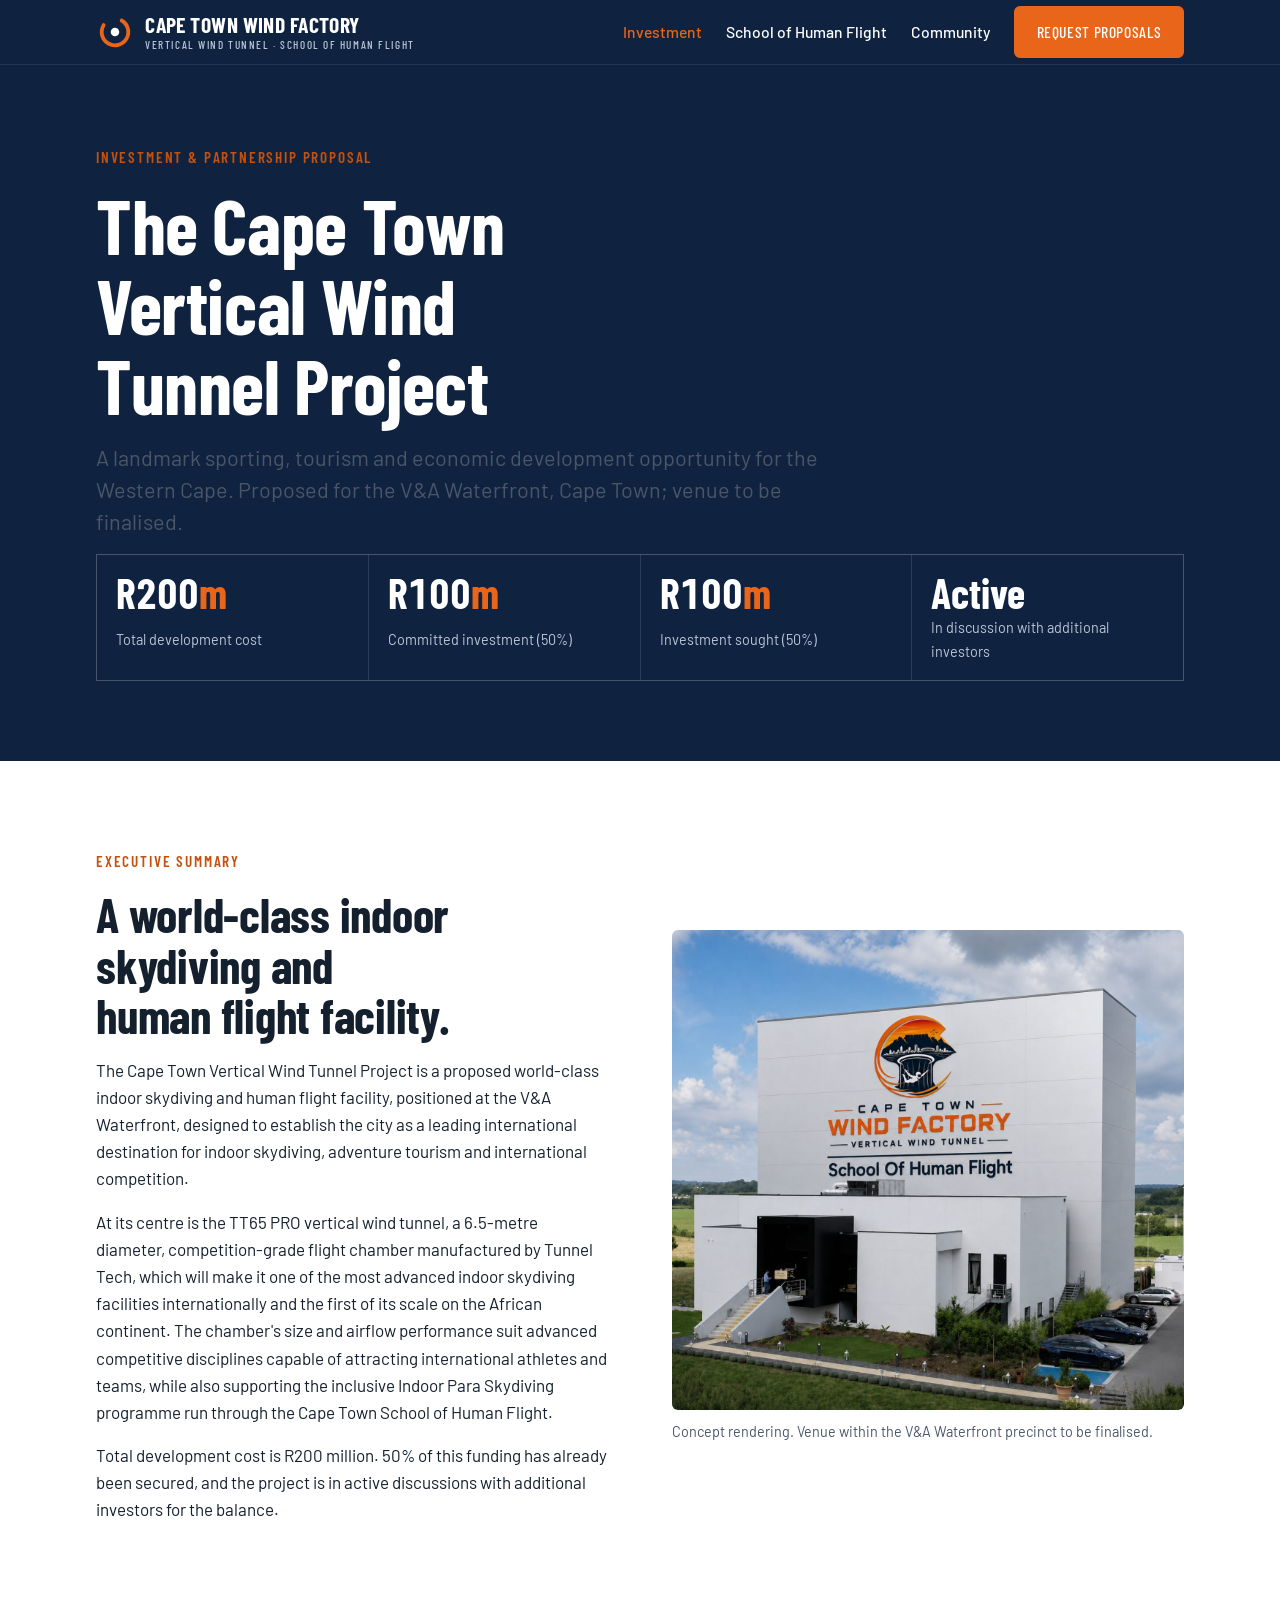
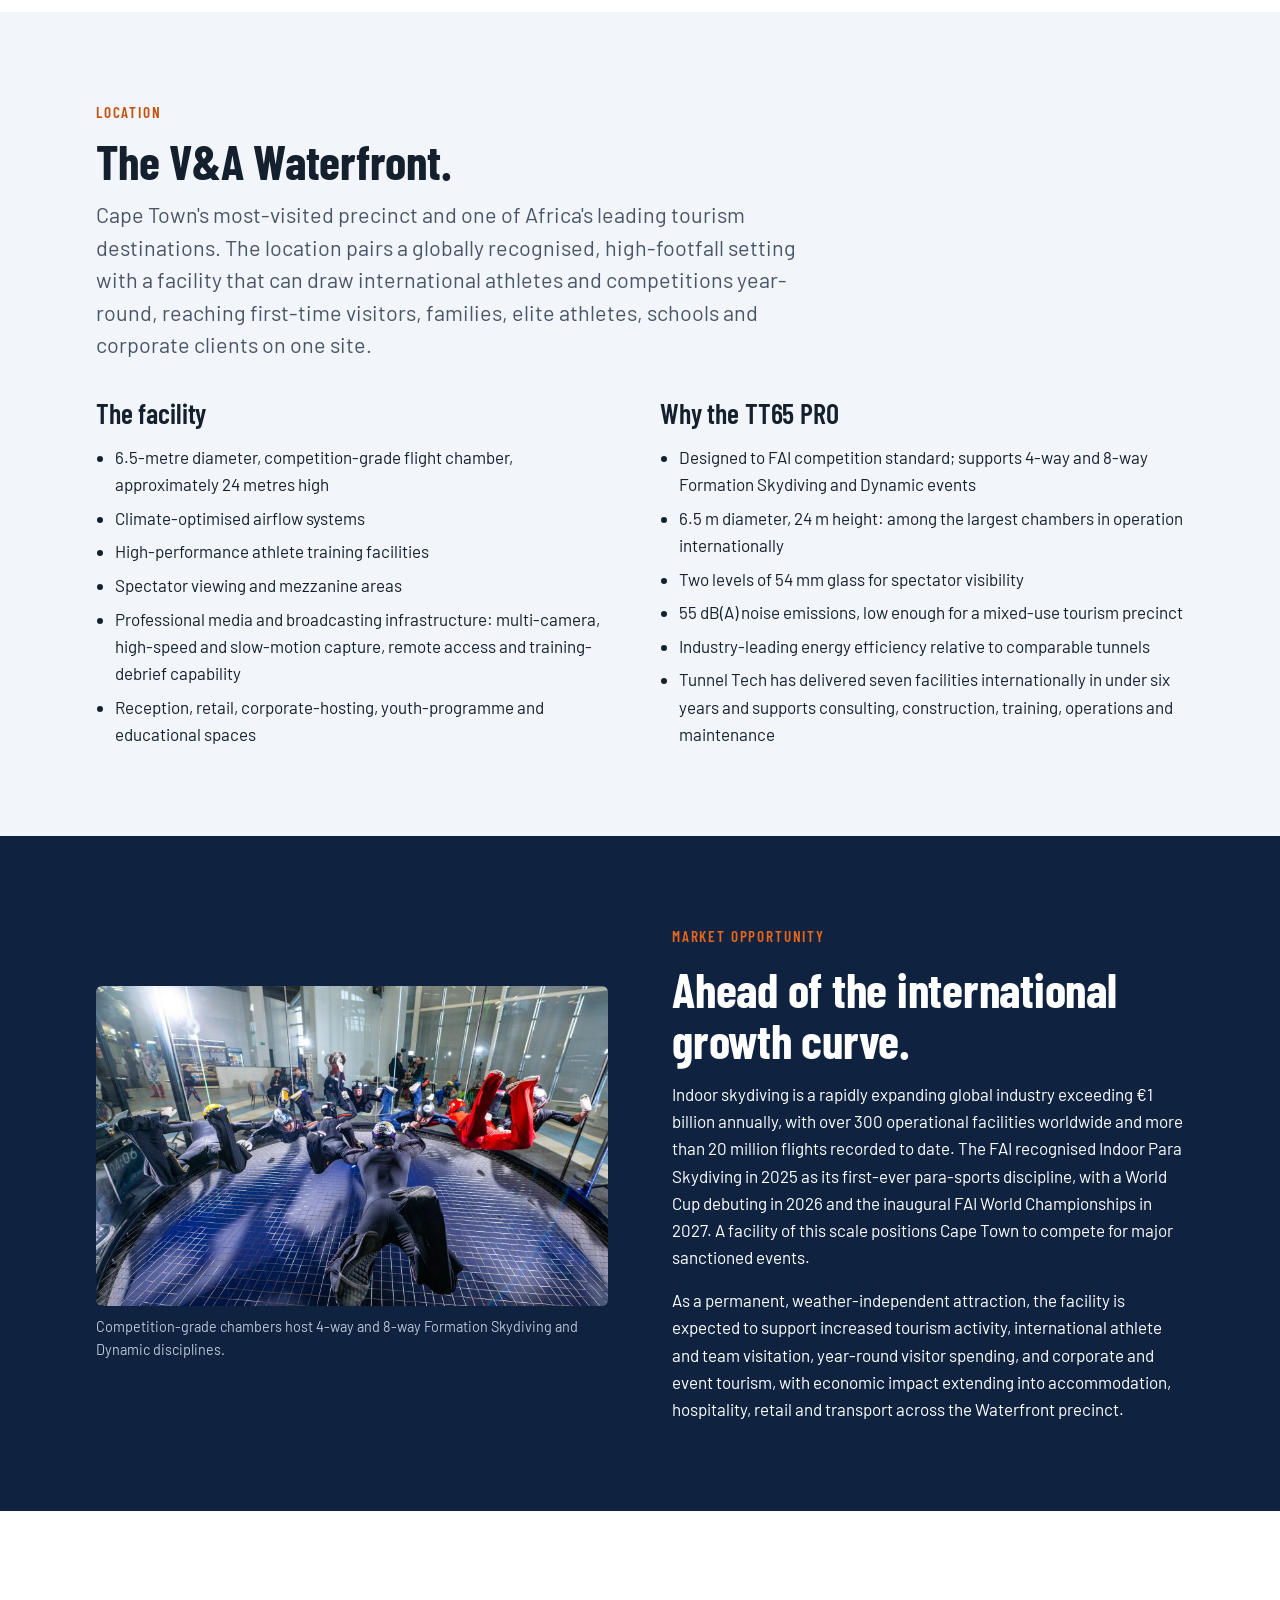
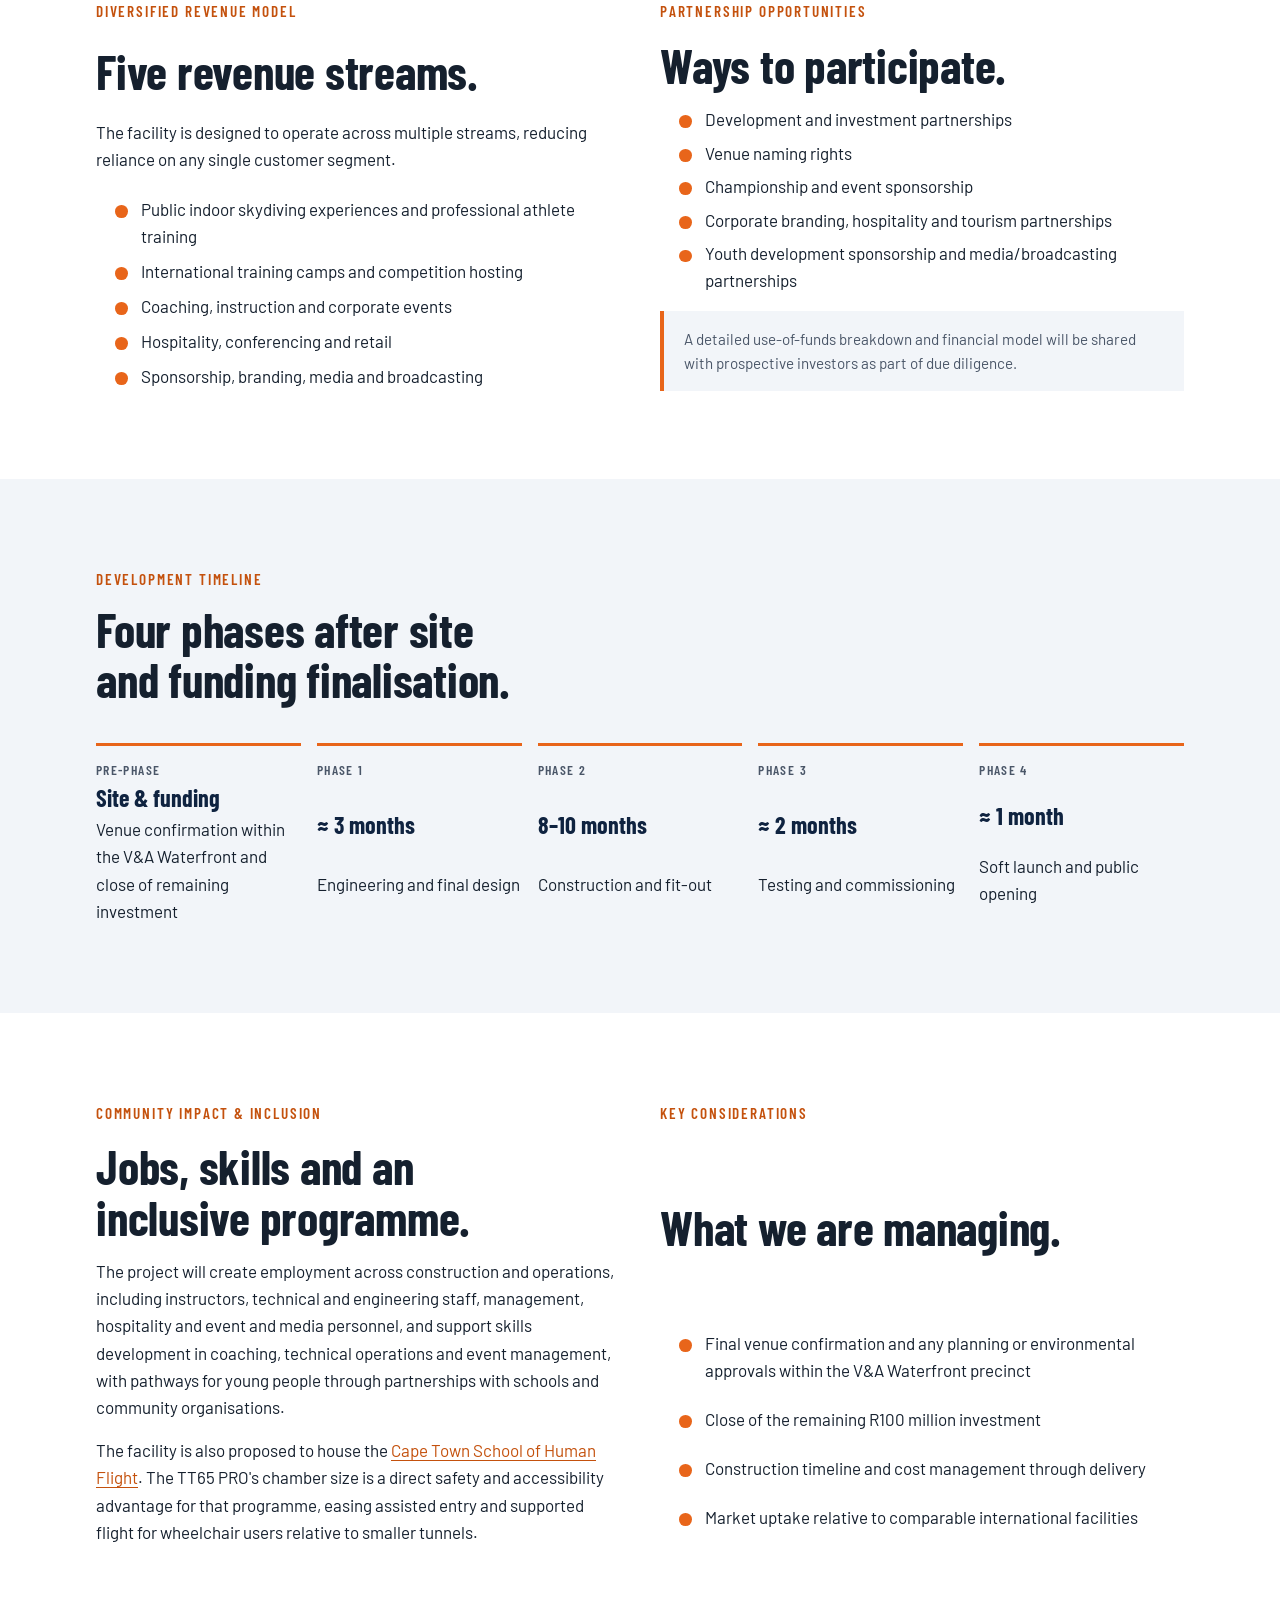
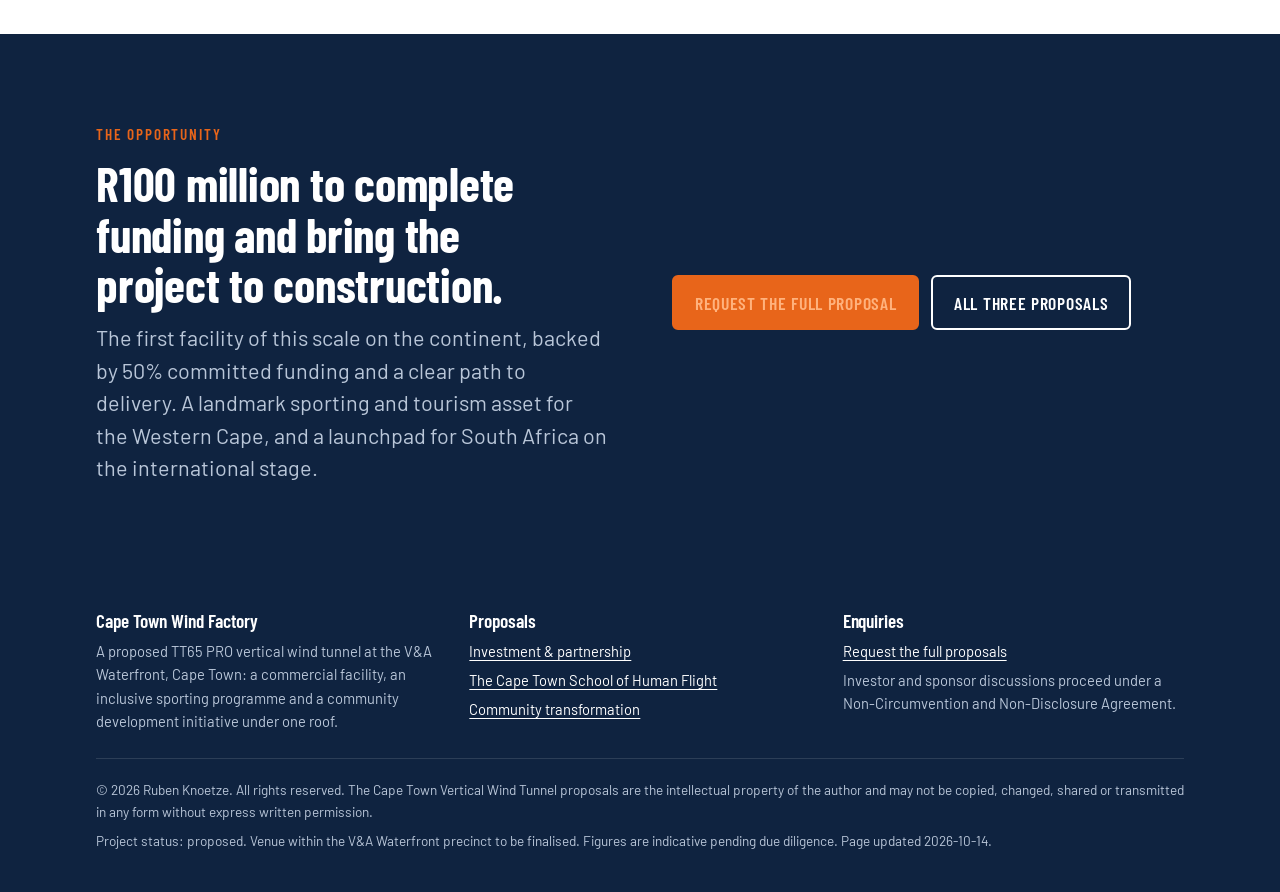
<file: investment.html>
<!doctype html>
<html lang="en-ZA">
<head>
<meta charset="utf-8">
<meta name="viewport" content="width=device-width, initial-scale=1, viewport-fit=cover">
<title>Investment Proposal | Cape Town Vertical Wind Tunnel Project</title>
<meta name="description" content="Investment and partnership proposal for a TT65 PRO vertical wind tunnel at the V&A Waterfront, Cape Town. R200 million development cost, R100 million secured, R100 million sought. Revenue model, facility specification and timeline.">
<link rel="canonical" href="https://capetownwindfactory.com/investment.html">
<meta name="robots" content="index, follow, max-image-preview:large">
<meta name="theme-color" content="#0f2340">
<link rel="icon" href="favicon.svg" type="image/svg+xml">
<meta property="og:type" content="website">
<meta property="og:site_name" content="Cape Town Wind Factory">
<meta property="og:title" content="Investment Proposal | Cape Town Vertical Wind Tunnel Project">
<meta property="og:description" content="Investment and partnership proposal for a TT65 PRO vertical wind tunnel at the V&A Waterfront, Cape Town. R200 million development cost, R100 million secured, R100 million sought. Revenue model, facility specification and timeline.">
<meta property="og:url" content="https://capetownwindfactory.com/investment.html">
<meta property="og:image" content="https://capetownwindfactory.com/assets/img/og-cover.jpg">
<meta property="og:image:width" content="1200">
<meta property="og:image:height" content="630">
<meta property="og:locale" content="en_ZA">
<meta name="twitter:card" content="summary_large_image">
<meta name="twitter:title" content="Investment Proposal | Cape Town Vertical Wind Tunnel Project">
<meta name="twitter:description" content="Investment and partnership proposal for a TT65 PRO vertical wind tunnel at the V&A Waterfront, Cape Town. R200 million development cost, R100 million secured, R100 million sought. Revenue model, facility specification and timeline.">
<meta name="twitter:image" content="https://capetownwindfactory.com/assets/img/og-cover.jpg">
<link rel="preconnect" href="https://fonts.googleapis.com">
<link rel="preconnect" href="https://fonts.gstatic.com" crossorigin>
<link rel="stylesheet" href="https://fonts.googleapis.com/css2?family=Barlow+Condensed:wght@500;600;700&family=Barlow:wght@400;500;600&display=swap">
<link rel="stylesheet" href="assets/css/site.css">
<script type="application/ld+json">{
 "@context": "https://schema.org",
 "@type": "Organization",
 "@id": "https://capetownwindfactory.com/#org",
 "name": "Cape Town Wind Factory",
 "alternateName": [
  "Cape Town Vertical Wind Tunnel Project",
  "The Cape Town School of Human Flight"
 ],
 "url": "https://capetownwindfactory.com/",
 "logo": "https://capetownwindfactory.com/favicon.svg",
 "description": "A proposed FAI competition-grade TT65 PRO vertical wind tunnel at the V&A Waterfront, Cape Town, South Africa: the first indoor skydiving facility of its scale in Africa, housing the Cape Town School of Human Flight for people with disabilities and a youth and community development programme.",
 "founder": {
  "@type": "Person",
  "name": "Ruben Knoetze",
  "jobTitle": "Project lead",
  "description": "National and International Springbok Skydiving Champion with more than 50 years in the sport."
 },
 "location": {
  "@type": "Place",
  "name": "V&A Waterfront",
  "address": {
   "@type": "PostalAddress",
   "addressLocality": "Cape Town",
   "addressRegion": "Western Cape",
   "addressCountry": "ZA"
  }
 },
 "areaServed": [
  "Cape Town",
  "Western Cape",
  "South Africa",
  "Africa"
 ],
 "knowsAbout": [
  "Indoor skydiving",
  "Vertical wind tunnels",
  "Bodyflight",
  "Indoor Para Skydiving",
  "FAI competition",
  "Adventure tourism"
 ]
}</script>
<script type="application/ld+json">{
 "@context": "https://schema.org",
 "@type": "WebPage",
 "url": "https://capetownwindfactory.com/investment.html",
 "name": "Investment Proposal",
 "description": "Investment and partnership proposal for the Cape Town Vertical Wind Tunnel Project.",
 "isPartOf": {
  "@id": "https://capetownwindfactory.com/#website"
 },
 "about": "Vertical wind tunnel investment, Cape Town",
 "dateModified": "2026-10-14",
 "inLanguage": "en-ZA"
}</script>
</head>
<body>
<a class="skip" href="#main">Skip to content</a>
<header class="site-header">
  <div class="wrap">
    <a class="brand" href="index.html" aria-label="Cape Town Wind Factory home"><svg viewBox="0 0 40 40" aria-hidden="true" focusable="false"><circle cx="20" cy="20" r="14" fill="none" stroke="#e8651a" stroke-width="4" stroke-dasharray="66 22" stroke-linecap="round" transform="rotate(-60 20 20)"/><circle cx="20" cy="20" r="4.5" fill="#ffffff"/></svg><span class="brand-name">Cape Town Wind Factory<small>Vertical Wind Tunnel · School of Human Flight</small></span></a>
    <button class="nav-toggle" aria-expanded="false" aria-controls="nav">Menu</button>
    <nav class="nav" id="nav" aria-label="Main"><a href="investment.html" aria-current="page">Investment</a><a href="school-of-human-flight.html">School of Human Flight</a><a href="community.html">Community</a><a class="btn" href="index.html#contact">Request proposals</a></nav>
  </div>
</header>
<main id="main">

<section class="page-hero">
  <div class="wrap">
    <p class="eyebrow">Investment &amp; partnership proposal</p>
    <h1>The Cape Town Vertical Wind Tunnel Project</h1>
    <p class="lede">A landmark sporting, tourism and economic development opportunity for the Western Cape. Proposed for the V&amp;A Waterfront, Cape Town; venue to be finalised.</p>
    <div class="figures" aria-label="Funding structure">
      <div><span class="num">R200<span>m</span></span><span class="lbl">Total development cost</span></div>
      <div><span class="num">R100<span>m</span></span><span class="lbl">Committed investment (50%)</span></div>
      <div><span class="num">R100<span>m</span></span><span class="lbl">Investment sought (50%)</span></div>
      <div><span class="num">Active</span><span class="lbl">In discussion with additional investors</span></div>
    </div>
  </div>
</section>

<section class="band">
  <div class="wrap">
    <div class="split">
      <div class="prose">
        <p class="eyebrow">Executive summary</p>
        <h2>A world-class indoor skydiving and human flight facility.</h2>
        <p>The Cape Town Vertical Wind Tunnel Project is a proposed world-class indoor skydiving and human flight facility, positioned at the V&amp;A Waterfront, designed to establish the city as a leading international destination for indoor skydiving, adventure tourism and international competition.</p>
        <p>At its centre is the TT65 PRO vertical wind tunnel, a 6.5-metre diameter, competition-grade flight chamber manufactured by Tunnel Tech, which will make it one of the most advanced indoor skydiving facilities internationally and the first of its scale on the African continent. The chamber's size and airflow performance suit advanced competitive disciplines capable of attracting international athletes and teams, while also supporting the inclusive Indoor Para Skydiving programme run through the Cape Town School of Human Flight.</p>
        <p>Total development cost is R200 million. 50% of this funding has already been secured, and the project is in active discussions with additional investors for the balance.</p>
      </div>
      <figure>
        <div class="photo"><img src="assets/img/facility-concept.jpg" alt="Concept rendering of the Cape Town Wind Factory building" width="1400" height="1314"></div>
        <figcaption>Concept rendering. Venue within the V&amp;A Waterfront precinct to be finalised.</figcaption>
      </figure>
    </div>
  </div>
</section>

<section class="band alt">
  <div class="wrap">
    <div class="section-head">
      <p class="eyebrow">Location</p>
      <h2>The V&amp;A Waterfront.</h2>
      <p class="lede">Cape Town's most-visited precinct and one of Africa's leading tourism destinations. The location pairs a globally recognised, high-footfall setting with a facility that can draw international athletes and competitions year-round, reaching first-time visitors, families, elite athletes, schools and corporate clients on one site.</p>
    </div>
    <div class="grid-2">
      <div class="prose">
        <h3>The facility</h3>
        <ul>
          <li>6.5-metre diameter, competition-grade flight chamber, approximately 24 metres high</li>
          <li>Climate-optimised airflow systems</li>
          <li>High-performance athlete training facilities</li>
          <li>Spectator viewing and mezzanine areas</li>
          <li>Professional media and broadcasting infrastructure: multi-camera, high-speed and slow-motion capture, remote access and training-debrief capability</li>
          <li>Reception, retail, corporate-hosting, youth-programme and educational spaces</li>
        </ul>
      </div>
      <div class="prose">
        <h3>Why the TT65 PRO</h3>
        <ul>
          <li>Designed to FAI competition standard; supports 4-way and 8-way Formation Skydiving and Dynamic events</li>
          <li>6.5 m diameter, 24 m height: among the largest chambers in operation internationally</li>
          <li>Two levels of 54 mm glass for spectator visibility</li>
          <li>55 dB(A) noise emissions, low enough for a mixed-use tourism precinct</li>
          <li>Industry-leading energy efficiency relative to comparable tunnels</li>
          <li>Tunnel Tech has delivered seven facilities internationally in under six years and supports consulting, construction, training, operations and maintenance</li>
        </ul>
      </div>
    </div>
  </div>
</section>

<section class="band navy on-dark">
  <div class="wrap">
    <div class="split reverse">
      <div class="prose">
        <p class="eyebrow">Market opportunity</p>
        <h2>Ahead of the international growth curve.</h2>
        <p>Indoor skydiving is a rapidly expanding global industry exceeding €1 billion annually, with over 300 operational facilities worldwide and more than 20 million flights recorded to date. The FAI recognised Indoor Para Skydiving in 2025 as its first-ever para-sports discipline, with a World Cup debuting in 2026 and the inaugural FAI World Championships in 2027. A facility of this scale positions Cape Town to compete for major sanctioned events.</p>
        <p>As a permanent, weather-independent attraction, the facility is expected to support increased tourism activity, international athlete and team visitation, year-round visitor spending, and corporate and event tourism, with economic impact extending into accommodation, hospitality, retail and transport across the Waterfront precinct.</p>
      </div>
      <figure>
        <div class="photo"><img src="assets/img/formation-flying.jpg" alt="Eight flyers in formation inside a glass wind tunnel chamber" width="1600" height="1000" loading="lazy"></div>
        <figcaption>Competition-grade chambers host 4-way and 8-way Formation Skydiving and Dynamic disciplines.</figcaption>
      </figure>
    </div>
  </div>
</section>

<section class="band">
  <div class="wrap">
    <div class="grid-2">
      <div class="prose">
        <p class="eyebrow">Diversified revenue model</p>
        <h2>Five revenue streams.</h2>
        <p>The facility is designed to operate across multiple streams, reducing reliance on any single customer segment.</p>
        <ul class="checklist">
          <li>Public indoor skydiving experiences and professional athlete training</li>
          <li>International training camps and competition hosting</li>
          <li>Coaching, instruction and corporate events</li>
          <li>Hospitality, conferencing and retail</li>
          <li>Sponsorship, branding, media and broadcasting</li>
        </ul>
      </div>
      <div class="prose">
        <p class="eyebrow">Partnership opportunities</p>
        <h2>Ways to participate.</h2>
        <ul class="checklist">
          <li>Development and investment partnerships</li>
          <li>Venue naming rights</li>
          <li>Championship and event sponsorship</li>
          <li>Corporate branding, hospitality and tourism partnerships</li>
          <li>Youth development sponsorship and media/broadcasting partnerships</li>
        </ul>
        <p class="notice">A detailed use-of-funds breakdown and financial model will be shared with prospective investors as part of due diligence.</p>
      </div>
    </div>
  </div>
</section>

<section class="band alt">
  <div class="wrap">
    <div class="section-head">
      <p class="eyebrow">Development timeline</p>
      <h2>Four phases after site and funding finalisation.</h2>
    </div>
    <ol class="timeline">
      <li><span class="ph">Pre-phase</span><span class="dur">Site &amp; funding</span><span>Venue confirmation within the V&amp;A Waterfront and close of remaining investment</span></li>
      <li><span class="ph">Phase 1</span><span class="dur">≈ 3 months</span><span>Engineering and final design</span></li>
      <li><span class="ph">Phase 2</span><span class="dur">8–10 months</span><span>Construction and fit-out</span></li>
      <li><span class="ph">Phase 3</span><span class="dur">≈ 2 months</span><span>Testing and commissioning</span></li>
      <li><span class="ph">Phase 4</span><span class="dur">≈ 1 month</span><span>Soft launch and public opening</span></li>
    </ol>
  </div>
</section>

<section class="band">
  <div class="wrap">
    <div class="grid-2">
      <div class="prose">
        <p class="eyebrow">Community impact &amp; inclusion</p>
        <h2>Jobs, skills and an inclusive programme.</h2>
        <p>The project will create employment across construction and operations, including instructors, technical and engineering staff, management, hospitality and event and media personnel, and support skills development in coaching, technical operations and event management, with pathways for young people through partnerships with schools and community organisations.</p>
        <p>The facility is also proposed to house the <a href="school-of-human-flight.html">Cape Town School of Human Flight</a>. The TT65 PRO's chamber size is a direct safety and accessibility advantage for that programme, easing assisted entry and supported flight for wheelchair users relative to smaller tunnels.</p>
      </div>
      <div class="prose">
        <p class="eyebrow">Key considerations</p>
        <h2>What we are managing.</h2>
        <ul class="checklist">
          <li>Final venue confirmation and any planning or environmental approvals within the V&amp;A Waterfront precinct</li>
          <li>Close of the remaining R100 million investment</li>
          <li>Construction timeline and cost management through delivery</li>
          <li>Market uptake relative to comparable international facilities</li>
        </ul>
      </div>
    </div>
  </div>
</section>

<section class="band navy on-dark">
  <div class="wrap">
    <div class="split">
      <div class="section-head" style="margin:0">
        <p class="eyebrow">The opportunity</p>
        <h2>R100 million to complete funding and bring the project to construction.</h2>
        <p class="lede">The first facility of this scale on the continent, backed by 50% committed funding and a clear path to delivery. A landmark sporting and tourism asset for the Western Cape, and a launchpad for South Africa on the international stage.</p>
      </div>
      <div class="btn-row"><a class="btn" href="index.html#contact">Request the full proposal</a><a class="btn ghost" href="index.html#proposals">All three proposals</a></div>
    </div>
  </div>
</section>

</main>
<footer class="site-footer">
  <div class="wrap">
    <div class="cols">
      <div>
        <h4>Cape Town Wind Factory</h4>
        <p>A proposed TT65 PRO vertical wind tunnel at the V&amp;A Waterfront, Cape Town: a commercial facility, an inclusive sporting programme and a community development initiative under one roof.</p>
      </div>
      <div>
        <h4>Proposals</h4>
        <ul>
          <li><a href="investment.html">Investment &amp; partnership</a></li>
          <li><a href="school-of-human-flight.html">The Cape Town School of Human Flight</a></li>
          <li><a href="community.html">Community transformation</a></li>
        </ul>
      </div>
      <div>
        <h4>Enquiries</h4>
        <ul>
          <li><a href="index.html#contact">Request the full proposals</a></li>
          <li>Investor and sponsor discussions proceed under a Non-Circumvention and Non-Disclosure Agreement.</li>
        </ul>
      </div>
    </div>
    <div class="legal">
      <p>© 2026 Ruben Knoetze. All rights reserved. The Cape Town Vertical Wind Tunnel proposals are the intellectual property of the author and may not be copied, changed, shared or transmitted in any form without express written permission.</p>
      <p>Project status: proposed. Venue within the V&amp;A Waterfront precinct to be finalised. Figures are indicative pending due diligence. Page updated 2026-10-14.</p>
    </div>
  </div>
</footer>
<script src="assets/js/site.js"></script>
</body>
</html>
</file>
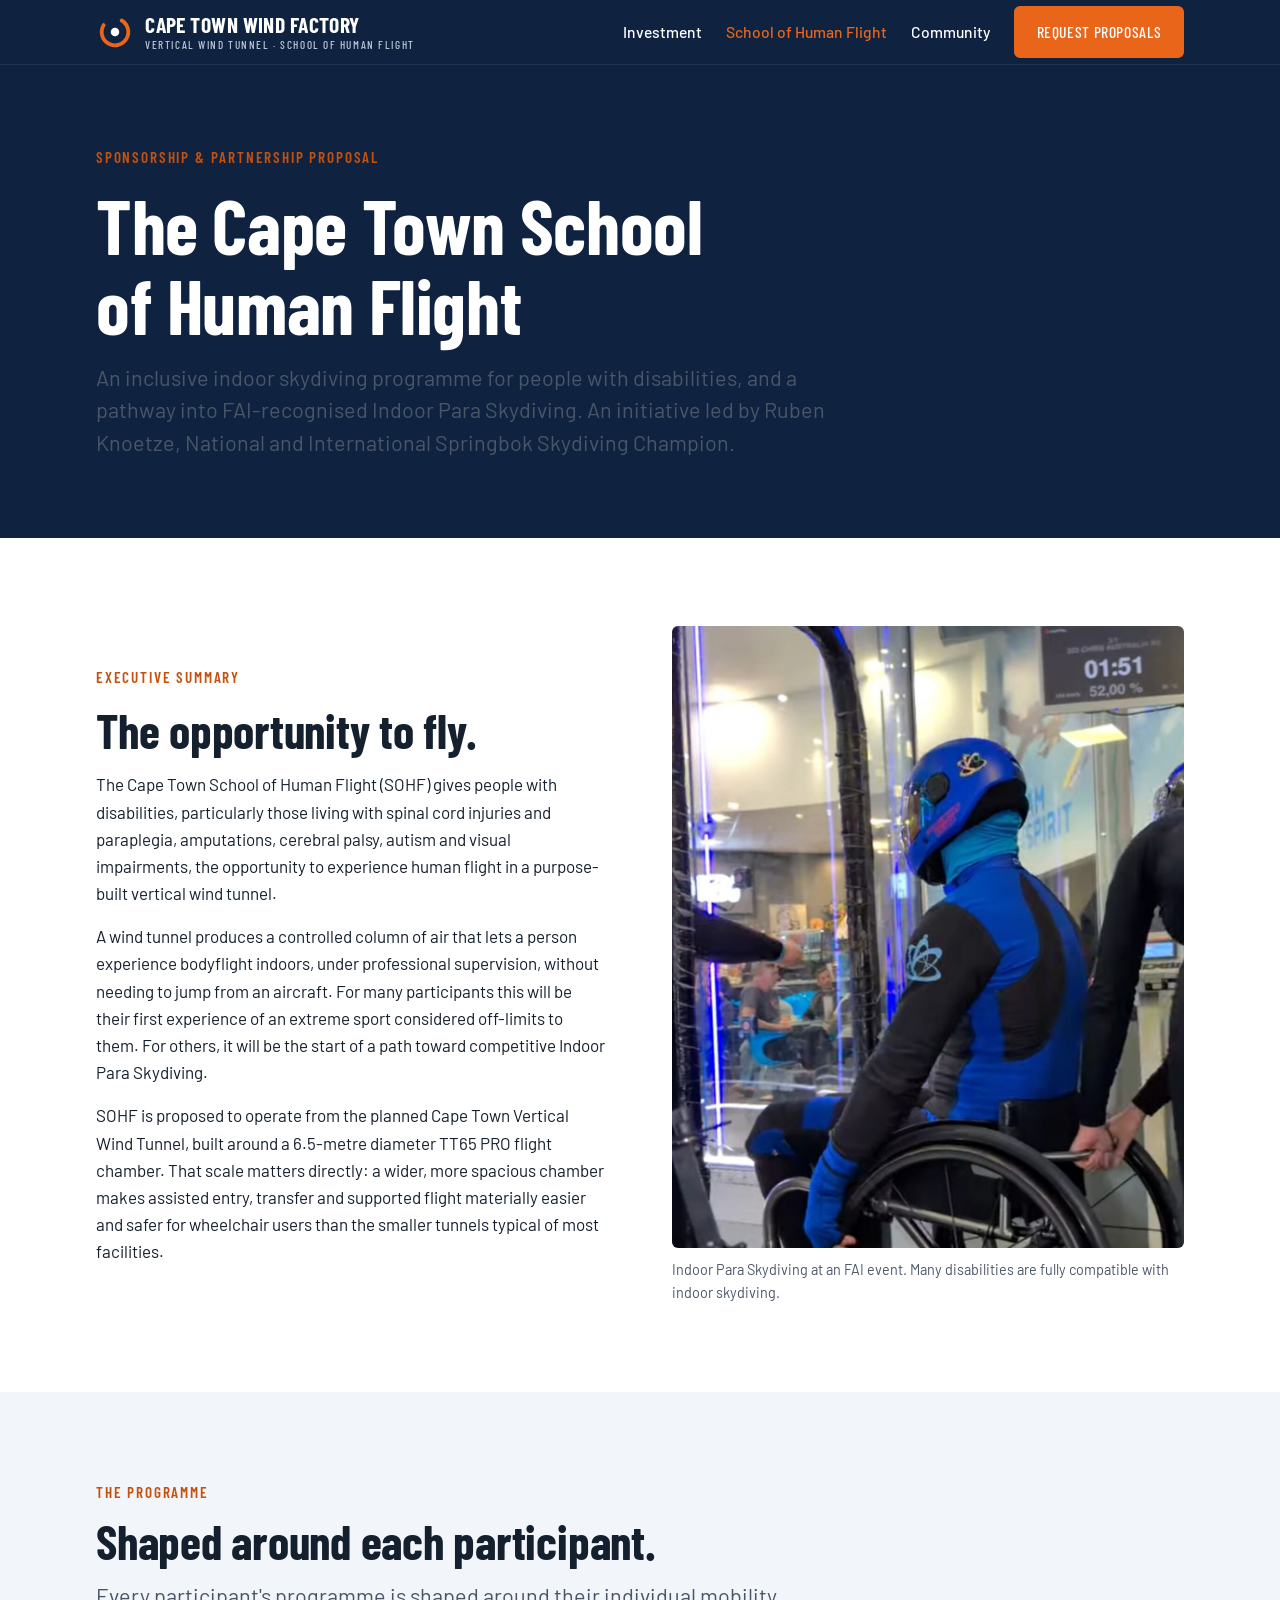
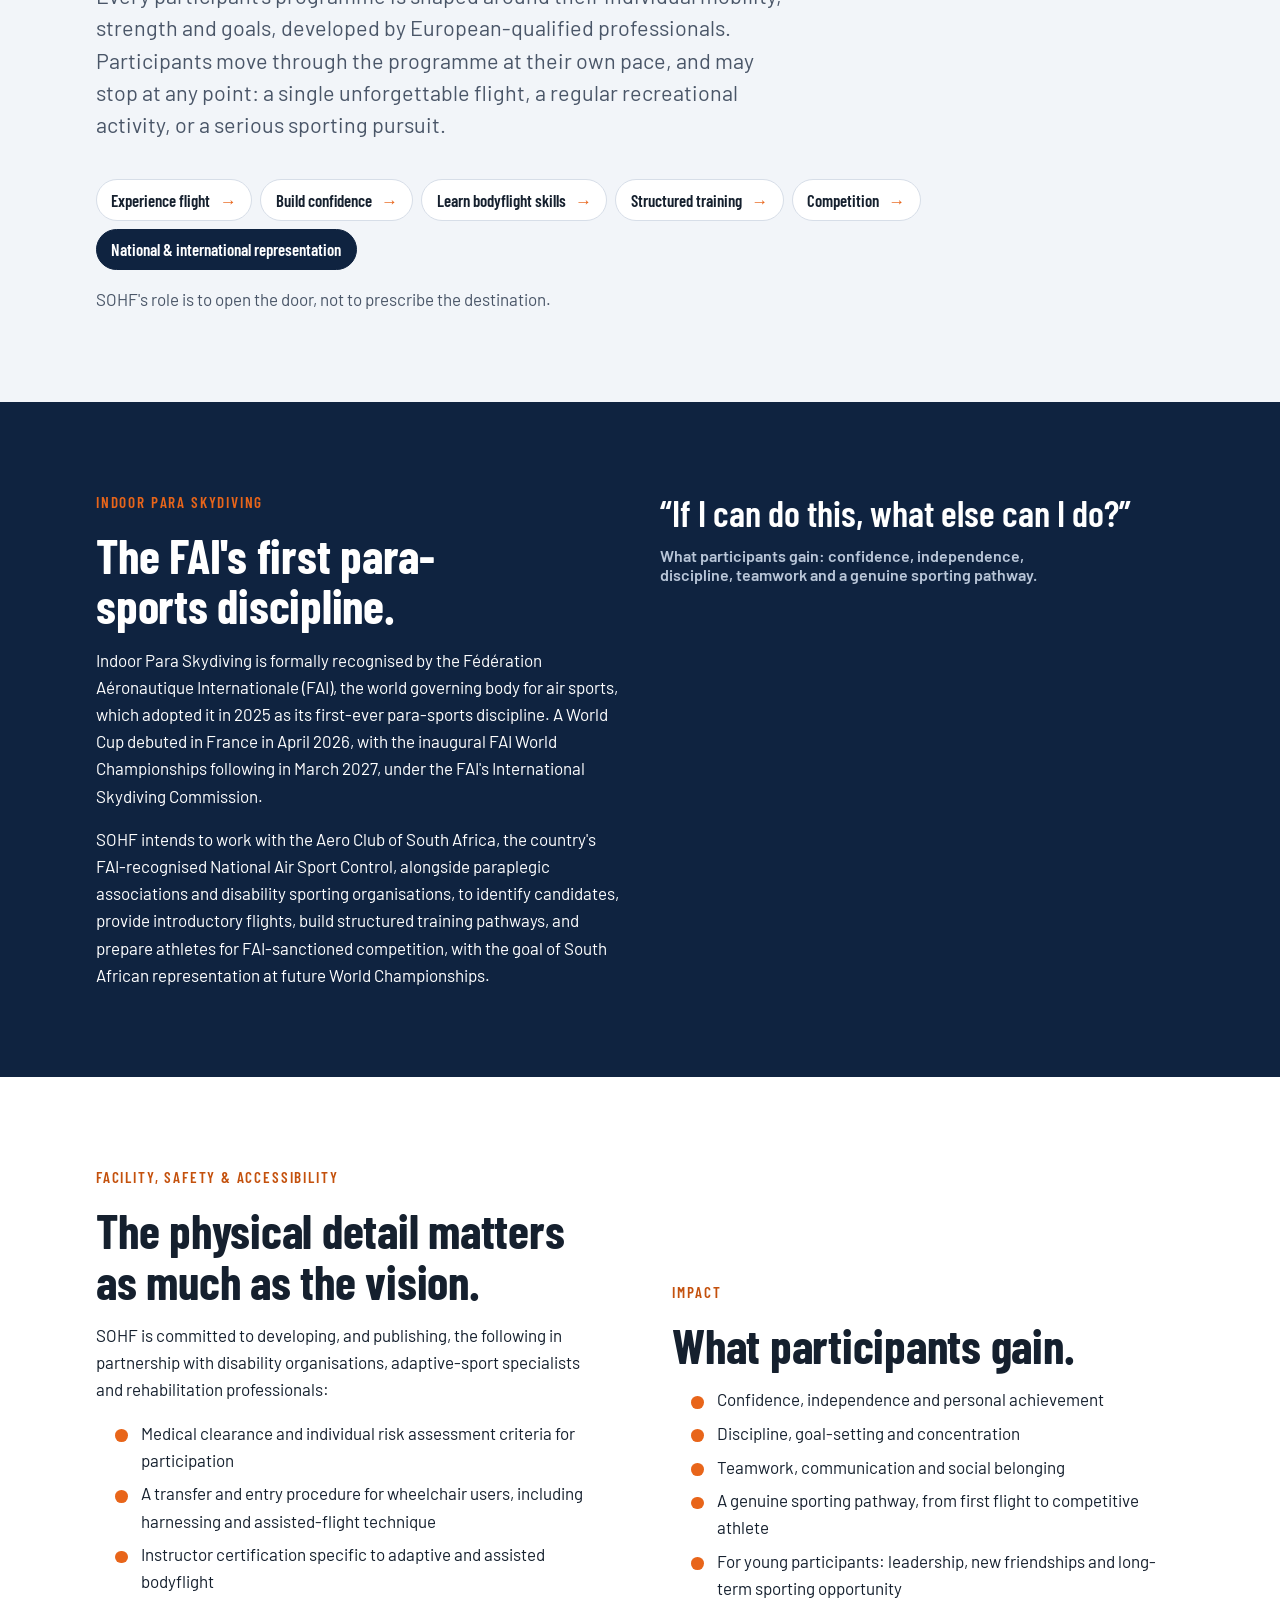
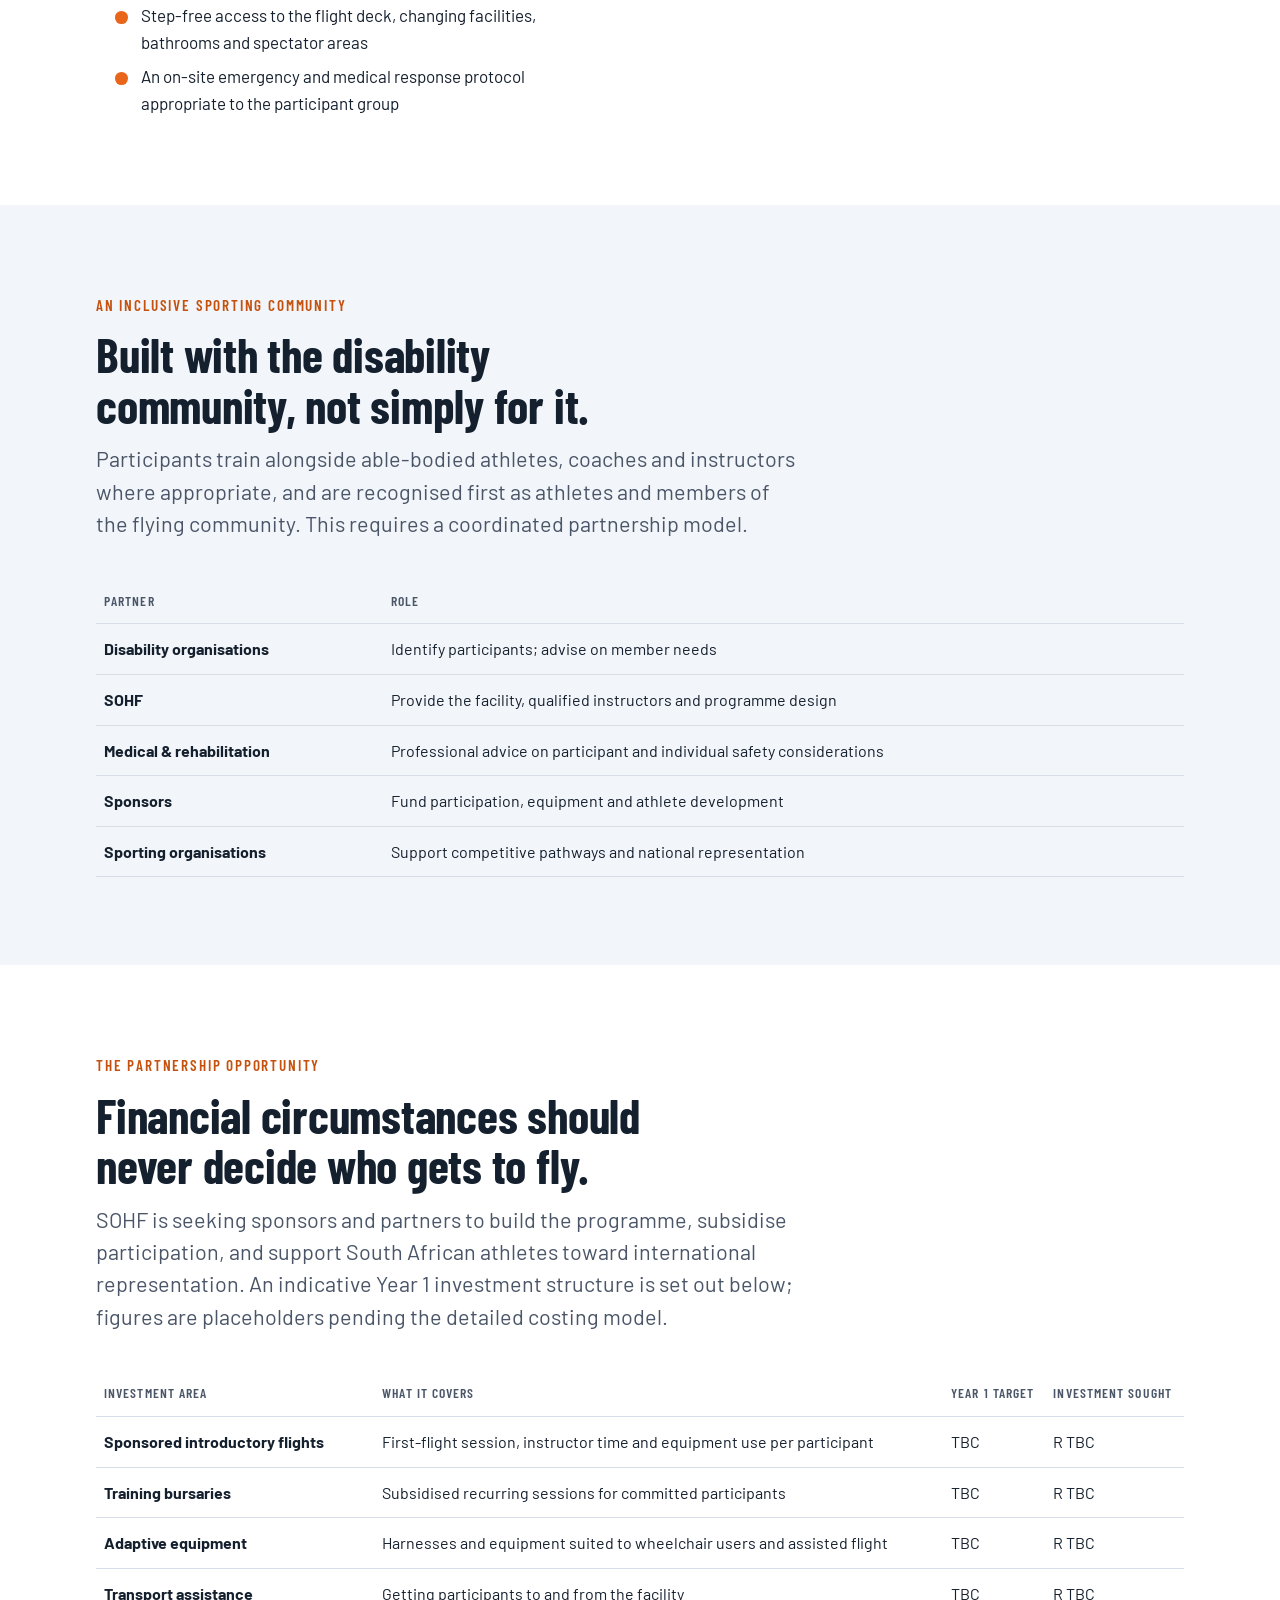
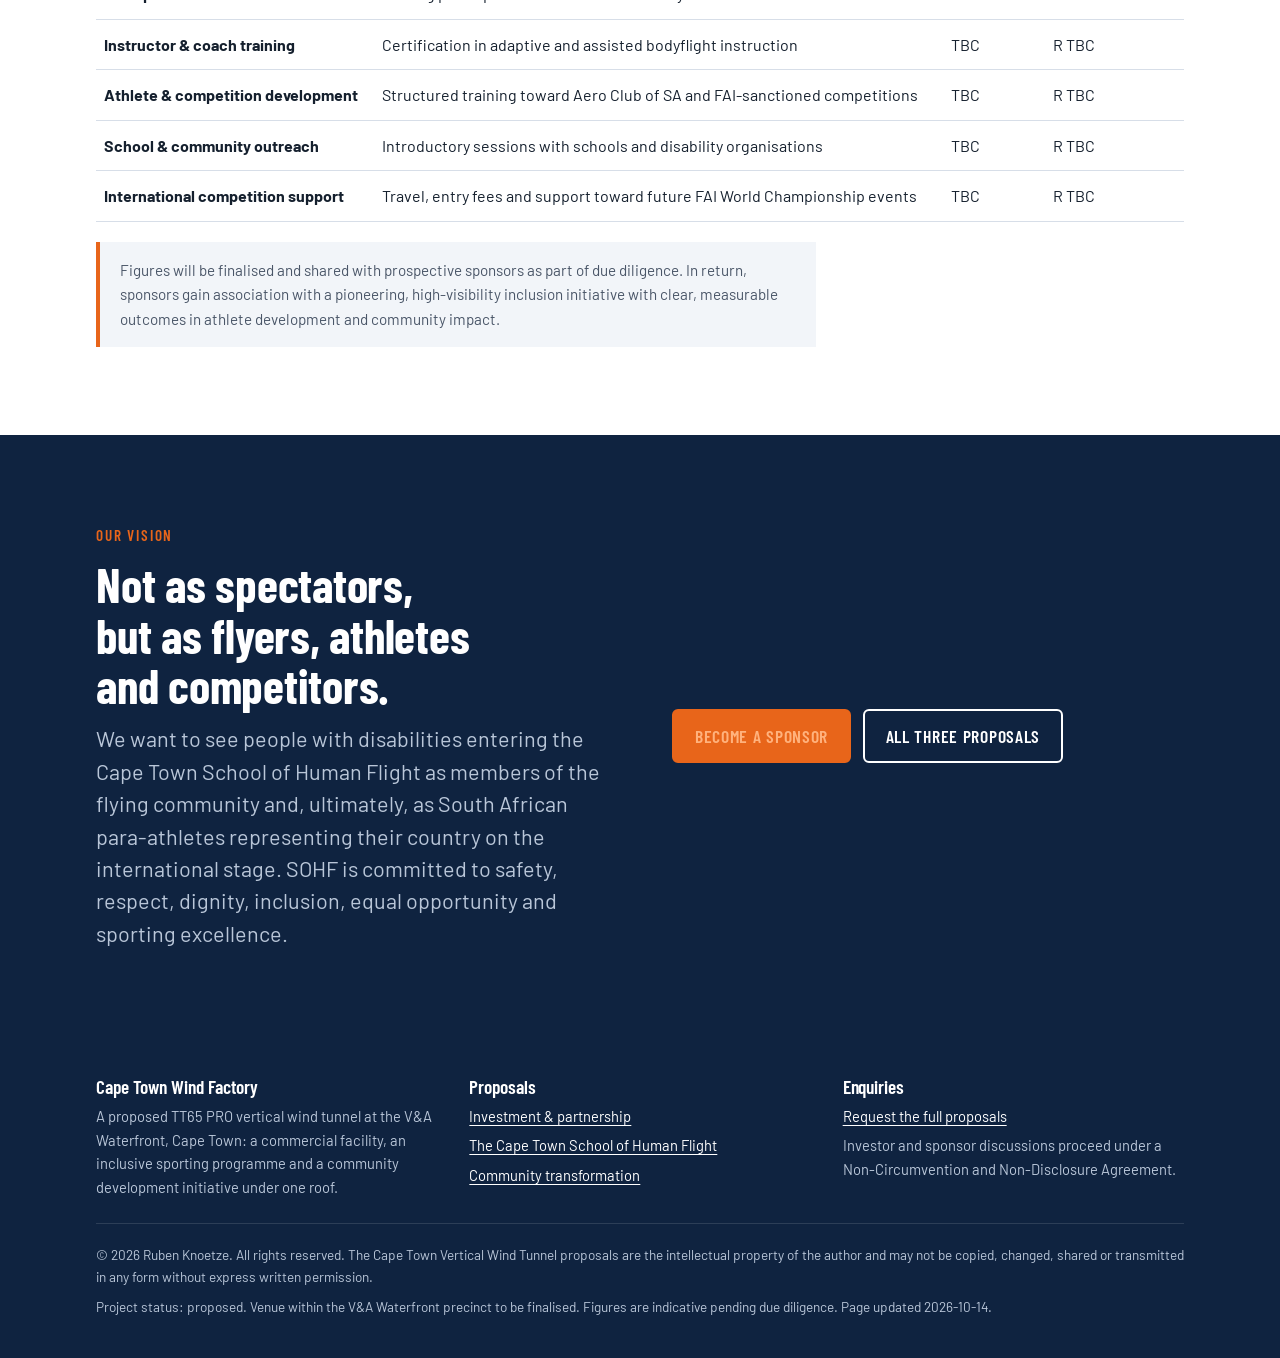
<file: school-of-human-flight.html>
<!doctype html>
<html lang="en-ZA">
<head>
<meta charset="utf-8">
<meta name="viewport" content="width=device-width, initial-scale=1, viewport-fit=cover">
<title>The Cape Town School of Human Flight | Inclusive Indoor Skydiving</title>
<meta name="description" content="Sponsorship proposal for the Cape Town School of Human Flight: inclusive indoor skydiving for people with spinal cord injuries, paraplegia and other disabilities, and a pathway into FAI-recognised Indoor Para Skydiving.">
<link rel="canonical" href="https://capetownwindfactory.com/school-of-human-flight.html">
<meta name="robots" content="index, follow, max-image-preview:large">
<meta name="theme-color" content="#0f2340">
<link rel="icon" href="favicon.svg" type="image/svg+xml">
<meta property="og:type" content="website">
<meta property="og:site_name" content="Cape Town Wind Factory">
<meta property="og:title" content="The Cape Town School of Human Flight | Inclusive Indoor Skydiving">
<meta property="og:description" content="Sponsorship proposal for the Cape Town School of Human Flight: inclusive indoor skydiving for people with spinal cord injuries, paraplegia and other disabilities, and a pathway into FAI-recognised Indoor Para Skydiving.">
<meta property="og:url" content="https://capetownwindfactory.com/school-of-human-flight.html">
<meta property="og:image" content="https://capetownwindfactory.com/assets/img/para-flyer.jpg">
<meta property="og:image:width" content="1200">
<meta property="og:image:height" content="630">
<meta property="og:locale" content="en_ZA">
<meta name="twitter:card" content="summary_large_image">
<meta name="twitter:title" content="The Cape Town School of Human Flight | Inclusive Indoor Skydiving">
<meta name="twitter:description" content="Sponsorship proposal for the Cape Town School of Human Flight: inclusive indoor skydiving for people with spinal cord injuries, paraplegia and other disabilities, and a pathway into FAI-recognised Indoor Para Skydiving.">
<meta name="twitter:image" content="https://capetownwindfactory.com/assets/img/para-flyer.jpg">
<link rel="preconnect" href="https://fonts.googleapis.com">
<link rel="preconnect" href="https://fonts.gstatic.com" crossorigin>
<link rel="stylesheet" href="https://fonts.googleapis.com/css2?family=Barlow+Condensed:wght@500;600;700&family=Barlow:wght@400;500;600&display=swap">
<link rel="stylesheet" href="assets/css/site.css">
<script type="application/ld+json">{
 "@context": "https://schema.org",
 "@type": "Organization",
 "@id": "https://capetownwindfactory.com/#org",
 "name": "Cape Town Wind Factory",
 "alternateName": [
  "Cape Town Vertical Wind Tunnel Project",
  "The Cape Town School of Human Flight"
 ],
 "url": "https://capetownwindfactory.com/",
 "logo": "https://capetownwindfactory.com/favicon.svg",
 "description": "A proposed FAI competition-grade TT65 PRO vertical wind tunnel at the V&A Waterfront, Cape Town, South Africa: the first indoor skydiving facility of its scale in Africa, housing the Cape Town School of Human Flight for people with disabilities and a youth and community development programme.",
 "founder": {
  "@type": "Person",
  "name": "Ruben Knoetze",
  "jobTitle": "Project lead",
  "description": "National and International Springbok Skydiving Champion with more than 50 years in the sport."
 },
 "location": {
  "@type": "Place",
  "name": "V&A Waterfront",
  "address": {
   "@type": "PostalAddress",
   "addressLocality": "Cape Town",
   "addressRegion": "Western Cape",
   "addressCountry": "ZA"
  }
 },
 "areaServed": [
  "Cape Town",
  "Western Cape",
  "South Africa",
  "Africa"
 ],
 "knowsAbout": [
  "Indoor skydiving",
  "Vertical wind tunnels",
  "Bodyflight",
  "Indoor Para Skydiving",
  "FAI competition",
  "Adventure tourism"
 ]
}</script>
<script type="application/ld+json">{
 "@context": "https://schema.org",
 "@type": "WebPage",
 "url": "https://capetownwindfactory.com/school-of-human-flight.html",
 "name": "The Cape Town School of Human Flight",
 "description": "Inclusive indoor skydiving programme for people with disabilities and Indoor Para Skydiving pathway.",
 "isPartOf": {
  "@id": "https://capetownwindfactory.com/#website"
 },
 "about": "Indoor Para Skydiving, disability inclusion",
 "dateModified": "2026-10-14",
 "inLanguage": "en-ZA"
}</script>
</head>
<body>
<a class="skip" href="#main">Skip to content</a>
<header class="site-header">
  <div class="wrap">
    <a class="brand" href="index.html" aria-label="Cape Town Wind Factory home"><svg viewBox="0 0 40 40" aria-hidden="true" focusable="false"><circle cx="20" cy="20" r="14" fill="none" stroke="#e8651a" stroke-width="4" stroke-dasharray="66 22" stroke-linecap="round" transform="rotate(-60 20 20)"/><circle cx="20" cy="20" r="4.5" fill="#ffffff"/></svg><span class="brand-name">Cape Town Wind Factory<small>Vertical Wind Tunnel · School of Human Flight</small></span></a>
    <button class="nav-toggle" aria-expanded="false" aria-controls="nav">Menu</button>
    <nav class="nav" id="nav" aria-label="Main"><a href="investment.html">Investment</a><a href="school-of-human-flight.html" aria-current="page">School of Human Flight</a><a href="community.html">Community</a><a class="btn" href="index.html#contact">Request proposals</a></nav>
  </div>
</header>
<main id="main">

<section class="page-hero">
  <div class="wrap">
    <p class="eyebrow">Sponsorship &amp; partnership proposal</p>
    <h1>The Cape Town School of Human Flight</h1>
    <p class="lede">An inclusive indoor skydiving programme for people with disabilities, and a pathway into FAI-recognised Indoor Para Skydiving. An initiative led by Ruben Knoetze, National and International Springbok Skydiving Champion.</p>
  </div>
</section>

<section class="band">
  <div class="wrap">
    <div class="split">
      <div class="prose">
        <p class="eyebrow">Executive summary</p>
        <h2>The opportunity to fly.</h2>
        <p>The Cape Town School of Human Flight (SOHF) gives people with disabilities, particularly those living with spinal cord injuries and paraplegia, amputations, cerebral palsy, autism and visual impairments, the opportunity to experience human flight in a purpose-built vertical wind tunnel.</p>
        <p>A wind tunnel produces a controlled column of air that lets a person experience bodyflight indoors, under professional supervision, without needing to jump from an aircraft. For many participants this will be their first experience of an extreme sport considered off-limits to them. For others, it will be the start of a path toward competitive Indoor Para Skydiving.</p>
        <p>SOHF is proposed to operate from the planned Cape Town Vertical Wind Tunnel, built around a 6.5-metre diameter TT65 PRO flight chamber. That scale matters directly: a wider, more spacious chamber makes assisted entry, transfer and supported flight materially easier and safer for wheelchair users than the smaller tunnels typical of most facilities.</p>
      </div>
      <figure>
        <div class="photo"><img src="assets/img/para-flyer.jpg" alt="A wheelchair user in a blue flight suit and helmet at the door of a wind tunnel, with an instructor alongside" width="1100" height="1337"></div>
        <figcaption>Indoor Para Skydiving at an FAI event. Many disabilities are fully compatible with indoor skydiving.</figcaption>
      </figure>
    </div>
  </div>
</section>

<section class="band alt">
  <div class="wrap">
    <div class="section-head">
      <p class="eyebrow">The programme</p>
      <h2>Shaped around each participant.</h2>
      <p class="lede">Every participant's programme is shaped around their individual mobility, strength and goals, developed by European-qualified professionals. Participants move through the programme at their own pace, and may stop at any point: a single unforgettable flight, a regular recreational activity, or a serious sporting pursuit.</p>
    </div>
    <ol class="pathway" aria-label="Participant pathway">
      <li>Experience flight</li><li>Build confidence</li><li>Learn bodyflight skills</li><li>Structured training</li><li>Competition</li><li>National &amp; international representation</li>
    </ol>
    <p class="muted" style="margin-top:1rem">SOHF's role is to open the door, not to prescribe the destination.</p>
  </div>
</section>

<section class="band navy on-dark">
  <div class="wrap">
    <div class="grid-2">
      <div class="prose">
        <p class="eyebrow">Indoor Para Skydiving</p>
        <h2>The FAI's first para-sports discipline.</h2>
        <p>Indoor Para Skydiving is formally recognised by the Fédération Aéronautique Internationale (FAI), the world governing body for air sports, which adopted it in 2025 as its first-ever para-sports discipline. A World Cup debuted in France in April 2026, with the inaugural FAI World Championships following in March 2027, under the FAI's International Skydiving Commission.</p>
        <p>SOHF intends to work with the Aero Club of South Africa, the country's FAI-recognised National Air Sport Control, alongside paraplegic associations and disability sporting organisations, to identify candidates, provide introductory flights, build structured training pathways, and prepare athletes for FAI-sanctioned competition, with the goal of South African representation at future World Championships.</p>
      </div>
      <div>
        <p class="pull">“If I can do this, what else can I do?”<cite>What participants gain: confidence, independence, discipline, teamwork and a genuine sporting pathway.</cite></p>
      </div>
    </div>
  </div>
</section>

<section class="band">
  <div class="wrap">
    <div class="split">
      <div class="prose">
        <p class="eyebrow">Facility, safety &amp; accessibility</p>
        <h2>The physical detail matters as much as the vision.</h2>
        <p>SOHF is committed to developing, and publishing, the following in partnership with disability organisations, adaptive-sport specialists and rehabilitation professionals:</p>
        <ul class="checklist">
          <li>Medical clearance and individual risk assessment criteria for participation</li>
          <li>A transfer and entry procedure for wheelchair users, including harnessing and assisted-flight technique</li>
          <li>Instructor certification specific to adaptive and assisted bodyflight</li>
          <li>Step-free access to the flight deck, changing facilities, bathrooms and spectator areas</li>
          <li>An on-site emergency and medical response protocol appropriate to the participant group</li>
        </ul>
      </div>
      <div class="prose">
        <p class="eyebrow">Impact</p>
        <h2>What participants gain.</h2>
        <ul class="checklist">
          <li>Confidence, independence and personal achievement</li>
          <li>Discipline, goal-setting and concentration</li>
          <li>Teamwork, communication and social belonging</li>
          <li>A genuine sporting pathway, from first flight to competitive athlete</li>
          <li>For young participants: leadership, new friendships and long-term sporting opportunity</li>
        </ul>
      </div>
    </div>
  </div>
</section>

<section class="band alt">
  <div class="wrap">
    <div class="section-head">
      <p class="eyebrow">An inclusive sporting community</p>
      <h2>Built with the disability community, not simply for it.</h2>
      <p class="lede">Participants train alongside able-bodied athletes, coaches and instructors where appropriate, and are recognised first as athletes and members of the flying community. This requires a coordinated partnership model.</p>
    </div>
    <div class="table-scroll">
    <table class="spec">
      <thead><tr><th scope="col">Partner</th><th scope="col">Role</th></tr></thead>
      <tbody>
        <tr><td><strong>Disability organisations</strong></td><td>Identify participants; advise on member needs</td></tr>
        <tr><td><strong>SOHF</strong></td><td>Provide the facility, qualified instructors and programme design</td></tr>
        <tr><td><strong>Medical &amp; rehabilitation</strong></td><td>Professional advice on participant and individual safety considerations</td></tr>
        <tr><td><strong>Sponsors</strong></td><td>Fund participation, equipment and athlete development</td></tr>
        <tr><td><strong>Sporting organisations</strong></td><td>Support competitive pathways and national representation</td></tr>
      </tbody>
    </table>
    </div>
  </div>
</section>

<section class="band">
  <div class="wrap">
    <div class="section-head">
      <p class="eyebrow">The partnership opportunity</p>
      <h2>Financial circumstances should never decide who gets to fly.</h2>
      <p class="lede">SOHF is seeking sponsors and partners to build the programme, subsidise participation, and support South African athletes toward international representation. An indicative Year 1 investment structure is set out below; figures are placeholders pending the detailed costing model.</p>
    </div>
    <div class="table-scroll">
    <table class="spec">
      <thead><tr><th scope="col">Investment area</th><th scope="col">What it covers</th><th scope="col">Year 1 target</th><th scope="col">Investment sought</th></tr></thead>
      <tbody>
        <tr><td><strong>Sponsored introductory flights</strong></td><td>First-flight session, instructor time and equipment use per participant</td><td>TBC</td><td>R TBC</td></tr>
        <tr><td><strong>Training bursaries</strong></td><td>Subsidised recurring sessions for committed participants</td><td>TBC</td><td>R TBC</td></tr>
        <tr><td><strong>Adaptive equipment</strong></td><td>Harnesses and equipment suited to wheelchair users and assisted flight</td><td>TBC</td><td>R TBC</td></tr>
        <tr><td><strong>Transport assistance</strong></td><td>Getting participants to and from the facility</td><td>TBC</td><td>R TBC</td></tr>
        <tr><td><strong>Instructor &amp; coach training</strong></td><td>Certification in adaptive and assisted bodyflight instruction</td><td>TBC</td><td>R TBC</td></tr>
        <tr><td><strong>Athlete &amp; competition development</strong></td><td>Structured training toward Aero Club of SA and FAI-sanctioned competitions</td><td>TBC</td><td>R TBC</td></tr>
        <tr><td><strong>School &amp; community outreach</strong></td><td>Introductory sessions with schools and disability organisations</td><td>TBC</td><td>R TBC</td></tr>
        <tr><td><strong>International competition support</strong></td><td>Travel, entry fees and support toward future FAI World Championship events</td><td>TBC</td><td>R TBC</td></tr>
      </tbody>
    </table>
    </div>
    <p class="notice" style="margin-top:1.25rem">Figures will be finalised and shared with prospective sponsors as part of due diligence. In return, sponsors gain association with a pioneering, high-visibility inclusion initiative with clear, measurable outcomes in athlete development and community impact.</p>
  </div>
</section>

<section class="band navy on-dark">
  <div class="wrap">
    <div class="split">
      <div class="section-head" style="margin:0">
        <p class="eyebrow">Our vision</p>
        <h2>Not as spectators, but as flyers, athletes and competitors.</h2>
        <p class="lede">We want to see people with disabilities entering the Cape Town School of Human Flight as members of the flying community and, ultimately, as South African para-athletes representing their country on the international stage. SOHF is committed to safety, respect, dignity, inclusion, equal opportunity and sporting excellence.</p>
      </div>
      <div class="btn-row"><a class="btn" href="index.html#contact">Become a sponsor</a><a class="btn ghost" href="index.html#proposals">All three proposals</a></div>
    </div>
  </div>
</section>

</main>
<footer class="site-footer">
  <div class="wrap">
    <div class="cols">
      <div>
        <h4>Cape Town Wind Factory</h4>
        <p>A proposed TT65 PRO vertical wind tunnel at the V&amp;A Waterfront, Cape Town: a commercial facility, an inclusive sporting programme and a community development initiative under one roof.</p>
      </div>
      <div>
        <h4>Proposals</h4>
        <ul>
          <li><a href="investment.html">Investment &amp; partnership</a></li>
          <li><a href="school-of-human-flight.html">The Cape Town School of Human Flight</a></li>
          <li><a href="community.html">Community transformation</a></li>
        </ul>
      </div>
      <div>
        <h4>Enquiries</h4>
        <ul>
          <li><a href="index.html#contact">Request the full proposals</a></li>
          <li>Investor and sponsor discussions proceed under a Non-Circumvention and Non-Disclosure Agreement.</li>
        </ul>
      </div>
    </div>
    <div class="legal">
      <p>© 2026 Ruben Knoetze. All rights reserved. The Cape Town Vertical Wind Tunnel proposals are the intellectual property of the author and may not be copied, changed, shared or transmitted in any form without express written permission.</p>
      <p>Project status: proposed. Venue within the V&amp;A Waterfront precinct to be finalised. Figures are indicative pending due diligence. Page updated 2026-10-14.</p>
    </div>
  </div>
</footer>
<script src="assets/js/site.js"></script>
</body>
</html>
</file>
<file: assets/css/site.css>
/* Cape Town Wind Factory — site stylesheet
   Layout: full-bleed bands with a centred 1120px column; a strong condensed display face
   over a quiet body face; orange reserved for the one action or figure that matters. */
:root {
  --navy: #0f2340;
  --navy-2: #182f52;
  --orange: #e8651a;
  --orange-dark: #c4510d;
  --paper: #ffffff;
  --paper-2: #f2f5f9;
  --ink: #15202e;
  --ink-2: #4a5668;
  --line: #d7dee8;
  --on-navy: #ffffff;
  --on-navy-2: #b9c6d8;

  --font-display: "Barlow Condensed", "Arial Narrow", "Helvetica Neue", Arial, sans-serif;
  --font-body: "Barlow", "Helvetica Neue", Arial, sans-serif;

  --max: 1120px;
  --gutter-l: max(16px, env(safe-area-inset-left, 0px));
  --gutter-r: max(16px, env(safe-area-inset-right, 0px));
  --radius: 6px;
  color-scheme: light;
}

* { box-sizing: border-box; }
html { scroll-behavior: smooth; -webkit-text-size-adjust: 100%; }
@media (prefers-reduced-motion: reduce) { html { scroll-behavior: auto; } *, *::before, *::after { animation: none !important; transition: none !important; } }

body {
  margin: 0;
  background: var(--paper);
  color: var(--ink);
  font-family: var(--font-body);
  font-size: 1.0625rem;
  line-height: 1.6;
  overflow-x: hidden;
}
img { max-width: 100%; height: auto; display: block; }
a { color: var(--orange-dark); text-decoration-thickness: 1px; text-underline-offset: 3px; }
a:hover { color: var(--orange); }
:focus-visible { outline: 3px solid var(--orange); outline-offset: 3px; }

h1, h2, h3, h4 {
  font-family: var(--font-display);
  line-height: 1.05;
  letter-spacing: -0.005em;
  margin: 0;
  text-wrap: balance;
  color: inherit;
}
h1 { font-size: clamp(2.6rem, 6.5vw, 4.75rem); font-weight: 700; }
h2 { font-size: clamp(2rem, 4.2vw, 3rem); font-weight: 700; }
h3 { font-size: clamp(1.4rem, 2.4vw, 1.75rem); font-weight: 600; }
h4 { font-size: 1.2rem; font-weight: 600; }
p { margin: 0; }
.lede { font-size: clamp(1.15rem, 1.8vw, 1.35rem); line-height: 1.5; color: var(--ink-2); max-width: 62ch; }
.prose { max-width: 66ch; display: grid; gap: 1rem; }
.prose ul { margin: 0; padding-left: 1.2rem; display: grid; gap: .4rem; }
.eyebrow {
  font-family: var(--font-display);
  text-transform: uppercase;
  letter-spacing: .12em;
  font-size: .95rem;
  font-weight: 600;
  color: var(--orange-dark);
}
.on-dark .eyebrow { color: var(--orange); }

.wrap {
  max-width: var(--max);
  margin-inline: auto;
  padding-left: var(--gutter-l);
  padding-right: var(--gutter-r);
}
.band { padding-block: clamp(3rem, 7vw, 5.5rem); }
.band.tight { padding-block: clamp(2rem, 4vw, 3rem); }
.band.alt { background: var(--paper-2); }
.band.navy, .on-dark { background: var(--navy); color: var(--on-navy); }
.on-dark .lede, .on-dark .muted { color: var(--on-navy-2); }
.on-dark a { color: #ffb27d; }
.muted { color: var(--ink-2); }
.section-head { display: grid; gap: .75rem; margin-bottom: clamp(1.5rem, 3vw, 2.5rem); max-width: 70ch; }

/* Skip link */
.skip { position: absolute; left: -999px; top: 0; background: var(--orange); color: #fff; padding: .5rem 1rem; z-index: 100; }
.skip:focus { left: var(--gutter-l); }

/* Header */
.site-header {
  position: sticky; top: env(safe-area-inset-top, 0px); z-index: 50;
  background: var(--navy); color: var(--on-navy);
  border-bottom: 1px solid rgba(255,255,255,.08);
}
.site-header .wrap { display: flex; align-items: center; justify-content: space-between; gap: 1rem; min-height: 64px; }
.brand { display: flex; align-items: center; gap: .7rem; color: inherit; text-decoration: none; }
.brand svg { width: 38px; height: 38px; flex: none; }
.brand-name { font-family: var(--font-display); font-weight: 700; font-size: 1.35rem; letter-spacing: .02em; line-height: 1; text-transform: uppercase; }
.brand-name small { display: block; font-size: .7rem; letter-spacing: .14em; font-weight: 500; color: var(--on-navy-2); margin-top: .2rem; }
.nav { display: flex; gap: 1.5rem; align-items: center; }
.nav a { color: var(--on-navy); text-decoration: none; font-weight: 500; font-size: .98rem; }
.nav a:hover, .nav a[aria-current="page"] { color: var(--orange); }
.nav .btn { color: #fff; }
.nav-toggle { display: none; background: none; border: 1px solid rgba(255,255,255,.3); color: #fff; border-radius: var(--radius); padding: .45rem .7rem; font: inherit; cursor: pointer; }
@media (max-width: 820px) {
  .nav-toggle { display: inline-block; }
  .nav { display: none; position: absolute; left: 0; right: 0; top: 100%; background: var(--navy-2); flex-direction: column; align-items: stretch; gap: 0; padding: .5rem var(--gutter-r) 1rem var(--gutter-l); border-bottom: 1px solid rgba(255,255,255,.1); }
  .nav.open { display: flex; }
  .nav a { padding: .7rem 0; border-bottom: 1px solid rgba(255,255,255,.08); }
  .nav .btn { margin-top: .75rem; text-align: center; }
}

/* Buttons */
.btn {
  display: inline-block; font-family: var(--font-display); font-weight: 600; font-size: 1.1rem; letter-spacing: .04em; text-transform: uppercase;
  background: var(--orange); color: #fff; text-decoration: none; padding: .7rem 1.3rem; border-radius: var(--radius); border: 2px solid var(--orange);
}
.btn:hover { background: var(--orange-dark); border-color: var(--orange-dark); color: #fff; }
.btn.ghost { background: transparent; color: inherit; border-color: currentColor; }
.btn.ghost:hover { background: rgba(255,255,255,.1); color: inherit; }
.btn-row { display: flex; flex-wrap: wrap; gap: .75rem; }

/* Hero */
.hero { position: relative; background: var(--navy); color: var(--on-navy); isolation: isolate; }
.hero-img { position: absolute; inset: 0; z-index: -1; overflow: hidden; }
.hero-img img { width: 100%; height: 100%; object-fit: cover; object-position: center 40%; }
.hero-img::after { content: ""; position: absolute; inset: 0; background: linear-gradient(180deg, rgba(15,35,64,.55) 0%, rgba(15,35,64,.78) 60%, var(--navy) 100%); }
.hero .wrap { padding-block: clamp(4rem, 10vw, 8rem) clamp(2.5rem, 6vw, 4rem); display: grid; gap: 1.5rem; max-width: var(--max); }
.hero h1 { max-width: 16ch; }
.hero .lede { color: #e4eaf2; max-width: 56ch; }
.hero-sub { display: flex; flex-wrap: wrap; gap: .5rem 1rem; align-items: center; font-family: var(--font-display); text-transform: uppercase; letter-spacing: .1em; font-size: .9rem; color: var(--on-navy-2); }
.hero-sub .dot { width: 6px; height: 6px; border-radius: 50%; background: var(--orange); }

/* Figures strip */
.figures { display: grid; grid-template-columns: repeat(auto-fit, minmax(150px, 1fr)); gap: 1px; background: rgba(255,255,255,.12); border: 1px solid rgba(255,255,255,.12); }
.figures > div { background: var(--navy); padding: 1.1rem 1.2rem; display: grid; gap: .15rem; }
.figures .num { font-family: var(--font-display); font-size: clamp(1.9rem, 3.4vw, 2.6rem); font-weight: 700; line-height: 1; font-variant-numeric: tabular-nums; color: #fff; }
.figures .num span { color: var(--orange); }
.figures .lbl { font-size: .9rem; color: var(--on-navy-2); }

/* Cards (the three proposals) */
.cards { display: grid; grid-template-columns: repeat(auto-fit, minmax(280px, 1fr)); gap: 1.25rem; }
.card { background: var(--paper); border: 1px solid var(--line); border-radius: var(--radius); display: grid; grid-template-rows: auto 1fr; overflow: hidden; }
.card img { aspect-ratio: 3 / 2; object-fit: cover; width: 100%; }
.card-body { padding: 1.4rem; display: grid; gap: .7rem; align-content: start; }
.card-body h3 { color: var(--navy); }
.card dl { display: grid; grid-template-columns: auto 1fr; gap: .25rem .75rem; margin: 0; font-size: .95rem; }
.card dt { color: var(--ink-2); }
.card dd { margin: 0; font-weight: 600; }
.card .more { margin-top: auto; padding-top: .5rem; font-weight: 600; }

/* Two-column feature */
.split { display: grid; grid-template-columns: 1fr 1fr; gap: clamp(1.5rem, 5vw, 4rem); align-items: center; }
.split > * { min-width: 0; }
.split.reverse > figure { order: -1; }
@media (max-width: 820px) { .split { grid-template-columns: 1fr; } .split.reverse > figure { order: 0; } }
figure { margin: 0; }
figcaption { font-size: .9rem; color: var(--ink-2); margin-top: .6rem; }
.on-dark figcaption { color: var(--on-navy-2); }
.photo { border-radius: var(--radius); overflow: hidden; }

/* Spec table */
.spec { width: 100%; border-collapse: collapse; font-size: 1rem; }
.spec th, .spec td { text-align: left; padding: .75rem .5rem; border-bottom: 1px solid var(--line); vertical-align: top; }
.spec th { font-family: var(--font-display); text-transform: uppercase; letter-spacing: .08em; font-size: .85rem; color: var(--ink-2); font-weight: 600; }
.spec td.val { font-family: var(--font-display); font-size: 1.35rem; font-weight: 600; white-space: nowrap; font-variant-numeric: tabular-nums; color: var(--navy); }
.table-scroll { overflow-x: auto; }

/* Timeline */
.timeline { display: grid; grid-template-columns: repeat(auto-fit, minmax(180px, 1fr)); gap: 1rem; counter-reset: phase; }
.timeline > li { list-style: none; border-top: 3px solid var(--orange); padding-top: .8rem; display: grid; gap: .3rem; }
.timeline { padding: 0; margin: 0; }
.timeline .ph { font-family: var(--font-display); text-transform: uppercase; letter-spacing: .1em; font-size: .85rem; color: var(--ink-2); font-weight: 600; }
.timeline .dur { font-family: var(--font-display); font-size: 1.5rem; font-weight: 700; color: var(--navy); line-height: 1.1; }

/* Pathway (SOHF) */
.pathway { display: flex; flex-wrap: wrap; gap: .5rem; padding: 0; margin: 0; list-style: none; }
.pathway li { background: var(--paper); border: 1px solid var(--line); border-radius: 999px; padding: .4rem .9rem; font-family: var(--font-display); font-weight: 600; font-size: 1.05rem; display: flex; align-items: center; gap: .6rem; }
.pathway li::after { content: "→"; color: var(--orange); }
.pathway li:last-child::after { content: none; }
.pathway li:last-child { background: var(--navy); color: #fff; border-color: var(--navy); }

/* Partner / role table and generic lists */
.grid-2 { display: grid; grid-template-columns: repeat(auto-fit, minmax(260px, 1fr)); gap: 1.25rem 2.5rem; }
.grid-3 { display: grid; grid-template-columns: repeat(auto-fit, minmax(240px, 1fr)); gap: 1.25rem 2rem; }
.item { display: grid; gap: .35rem; }
.item h4 { color: var(--navy); }
.on-dark .item h4 { color: #fff; }
.checklist { margin: 0; padding: 0; list-style: none; display: grid; gap: .6rem; }
.checklist li { padding-left: 1.6rem; position: relative; }
.checklist li::before { content: ""; position: absolute; left: 0; top: .55em; width: .8rem; height: .8rem; border-radius: 50%; background: var(--orange); }

/* Quote */
.pull { font-family: var(--font-display); font-size: clamp(1.6rem, 3vw, 2.3rem); font-weight: 600; line-height: 1.2; max-width: 30ch; text-wrap: balance; }
.pull cite { display: block; font-family: var(--font-body); font-style: normal; font-size: 1rem; margin-top: .75rem; color: var(--on-navy-2); }

/* Page hero for inner pages */
.page-hero { background: var(--navy); color: var(--on-navy); }
.page-hero .wrap { padding-block: clamp(3rem, 7vw, 5rem); display: grid; gap: 1rem; }
.page-hero h1 { max-width: 18ch; }

/* FAQ */
details { border-top: 1px solid var(--line); padding: .9rem 0; }
details:last-of-type { border-bottom: 1px solid var(--line); }
summary { cursor: pointer; font-family: var(--font-display); font-size: 1.3rem; font-weight: 600; color: var(--navy); list-style: none; display: flex; justify-content: space-between; gap: 1rem; }
summary::-webkit-details-marker { display: none; }
summary::after { content: "+"; color: var(--orange); font-weight: 700; }
details[open] summary::after { content: "–"; }
details p { margin-top: .6rem; max-width: 70ch; color: var(--ink-2); }

/* Notice */
.notice { border-left: 4px solid var(--orange); background: var(--paper-2); padding: 1rem 1.25rem; font-size: .95rem; color: var(--ink-2); max-width: 80ch; }

/* Footer */
.site-footer { background: var(--navy); color: var(--on-navy-2); font-size: .92rem; }
.site-footer .wrap { padding-block: 2.5rem; display: grid; gap: 1.5rem; }
.site-footer .cols { display: grid; grid-template-columns: repeat(auto-fit, minmax(220px, 1fr)); gap: 1.5rem 2rem; }
.site-footer h4 { color: #fff; margin-bottom: .5rem; }
.site-footer a { color: #fff; }
.site-footer ul { list-style: none; margin: 0; padding: 0; display: grid; gap: .35rem; }
.site-footer .legal { border-top: 1px solid rgba(255,255,255,.12); padding-top: 1.25rem; display: grid; gap: .5rem; font-size: .85rem; }
</file>
